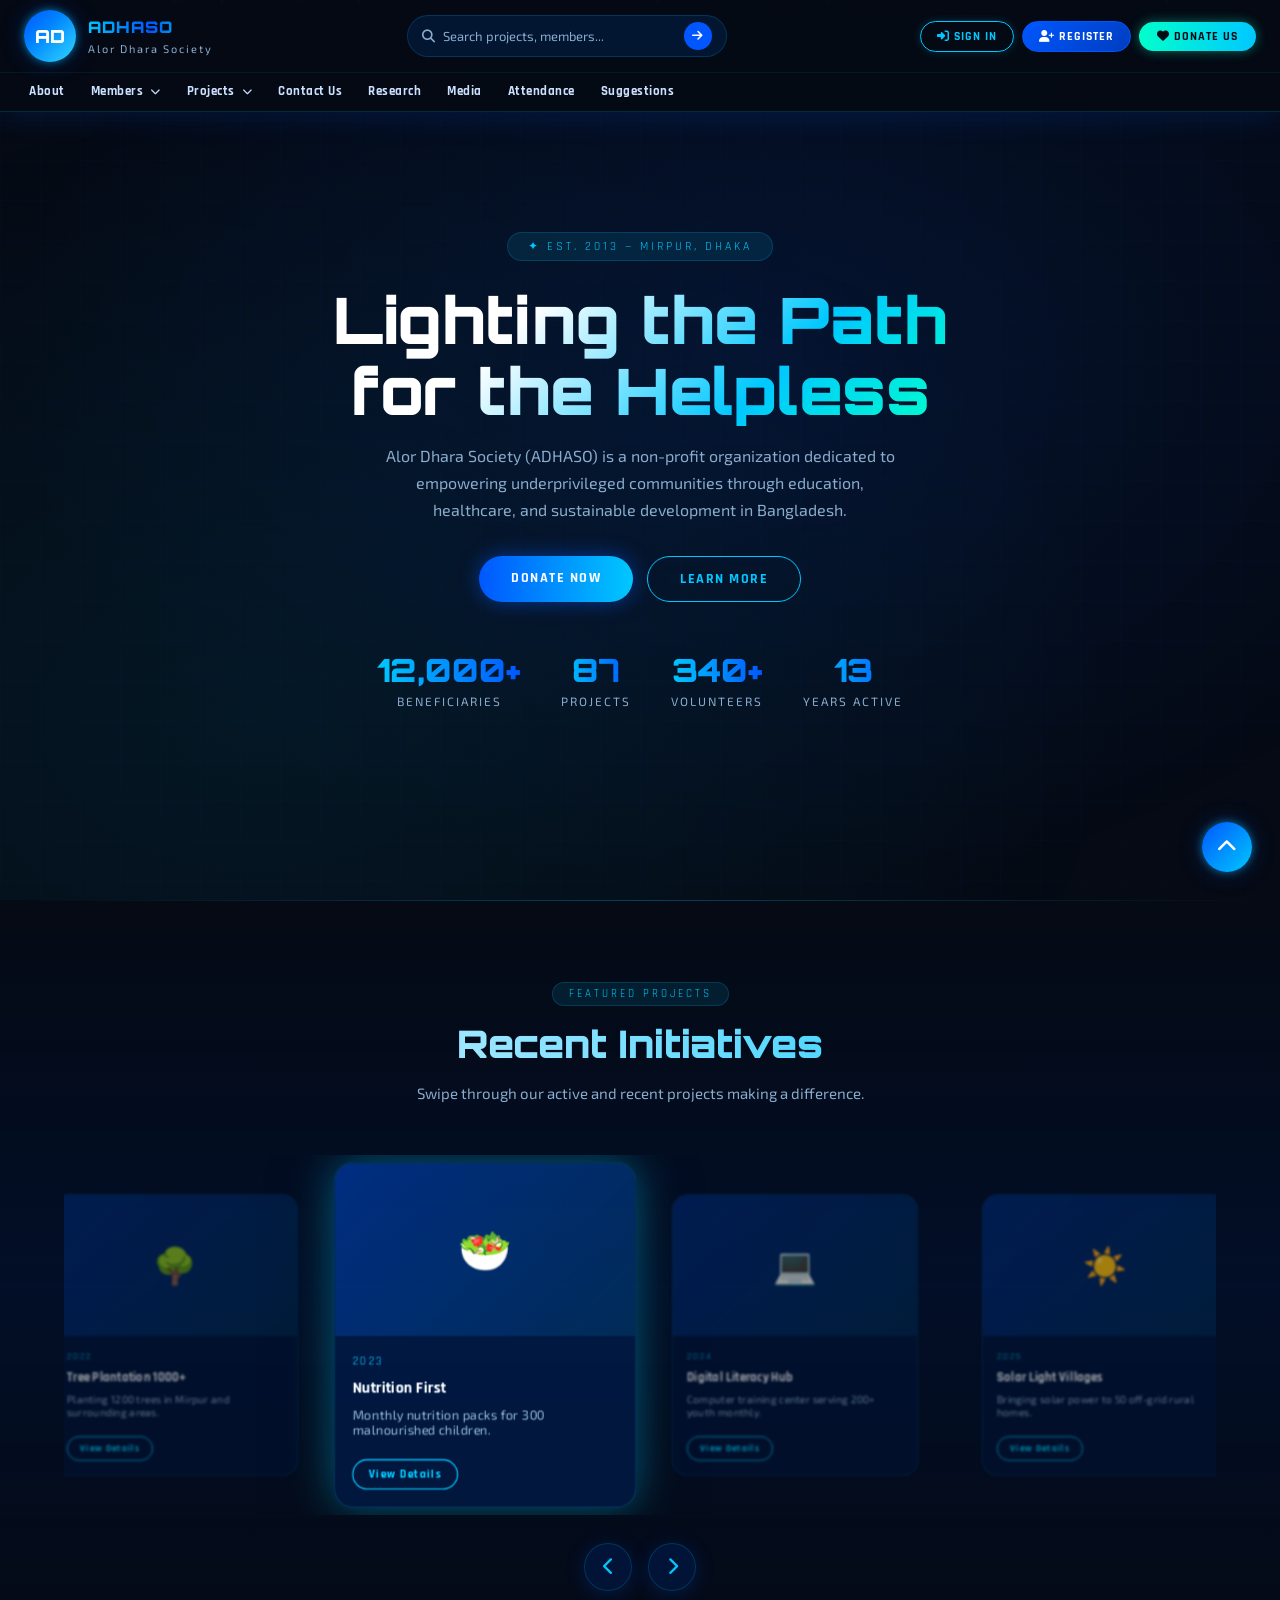
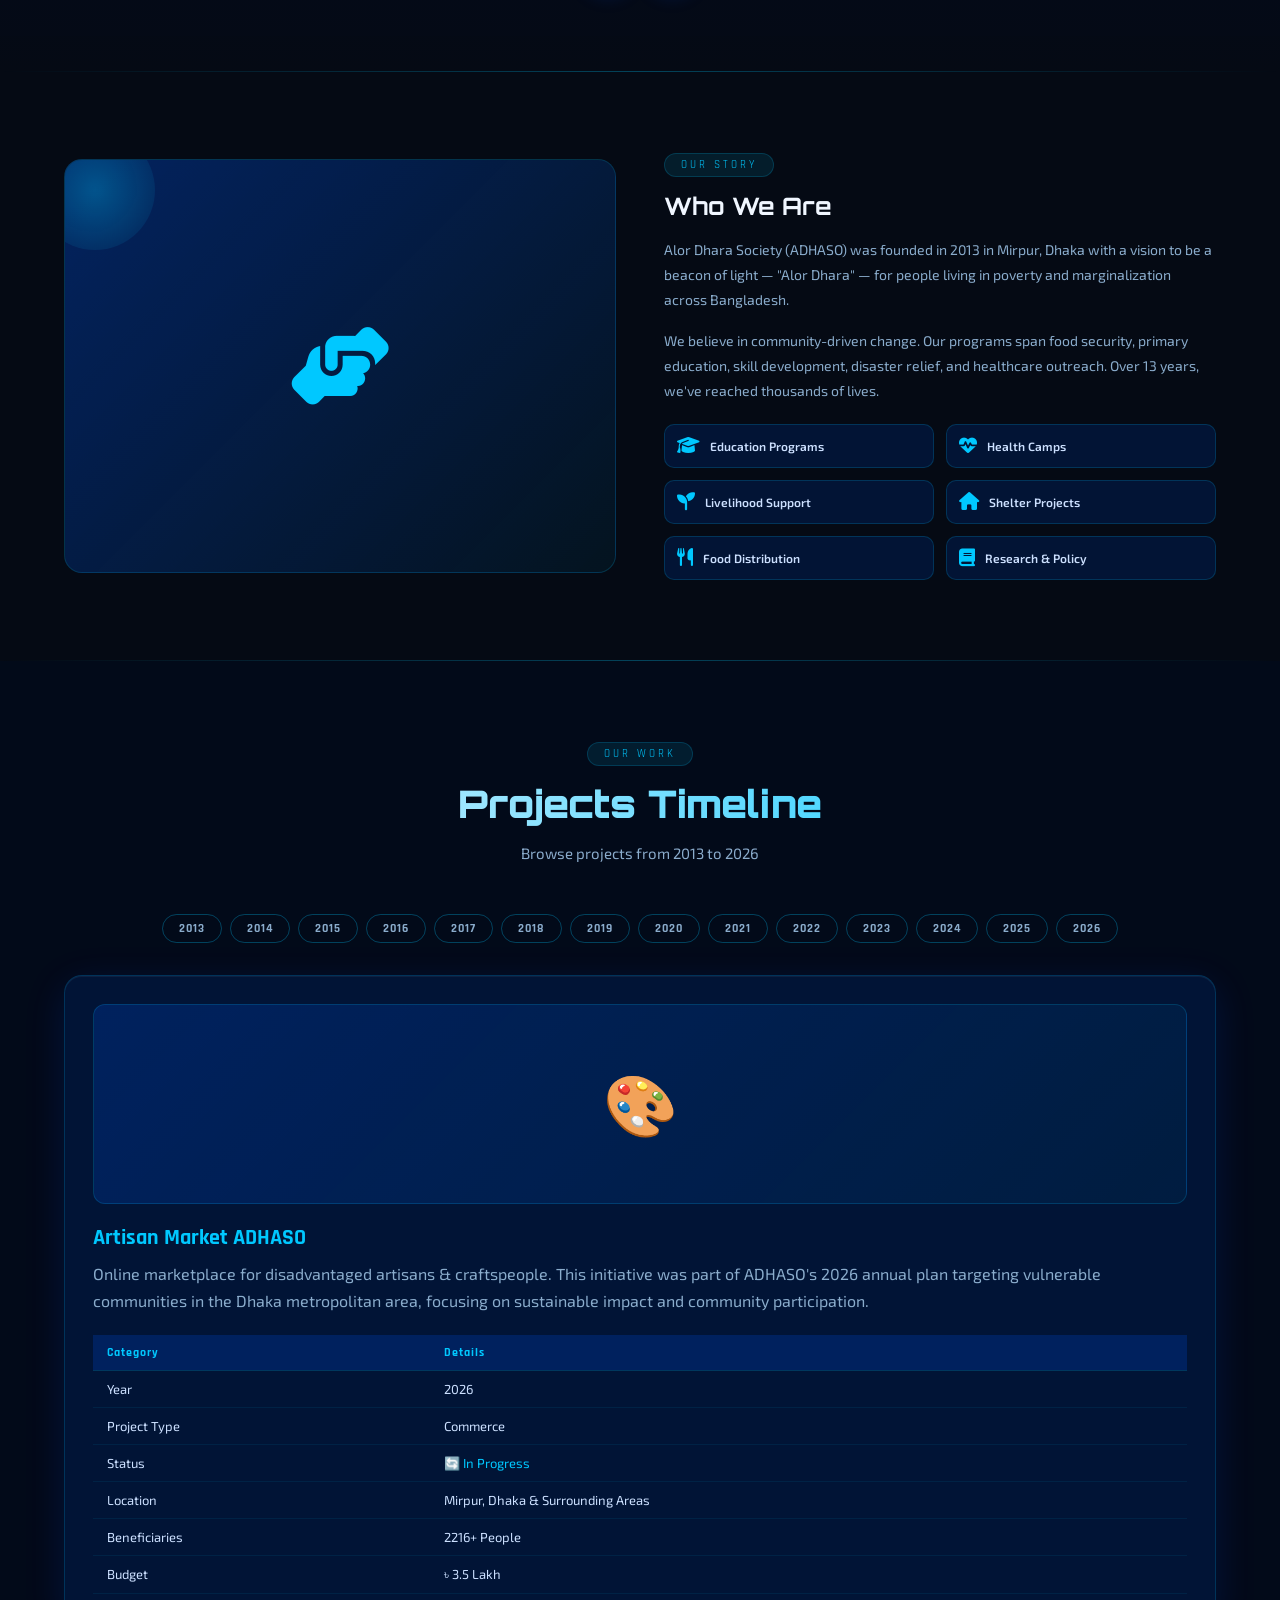
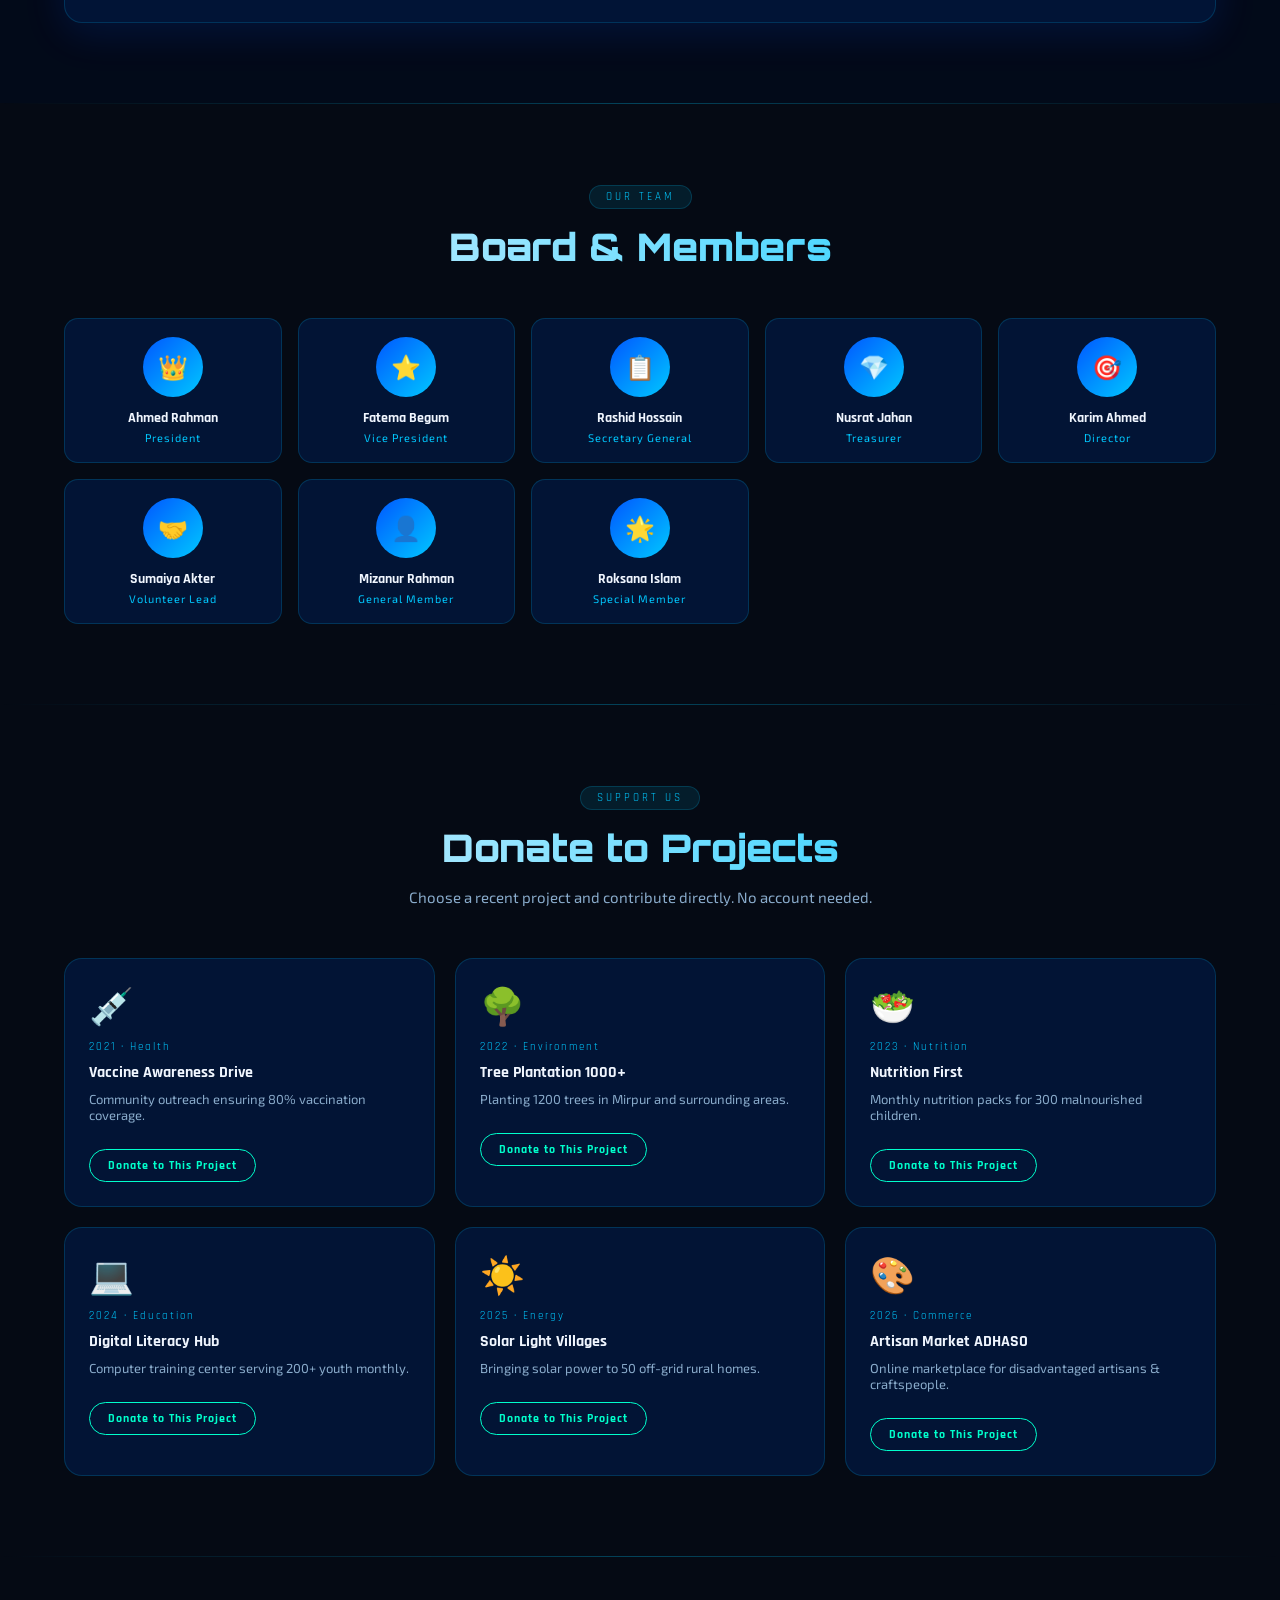
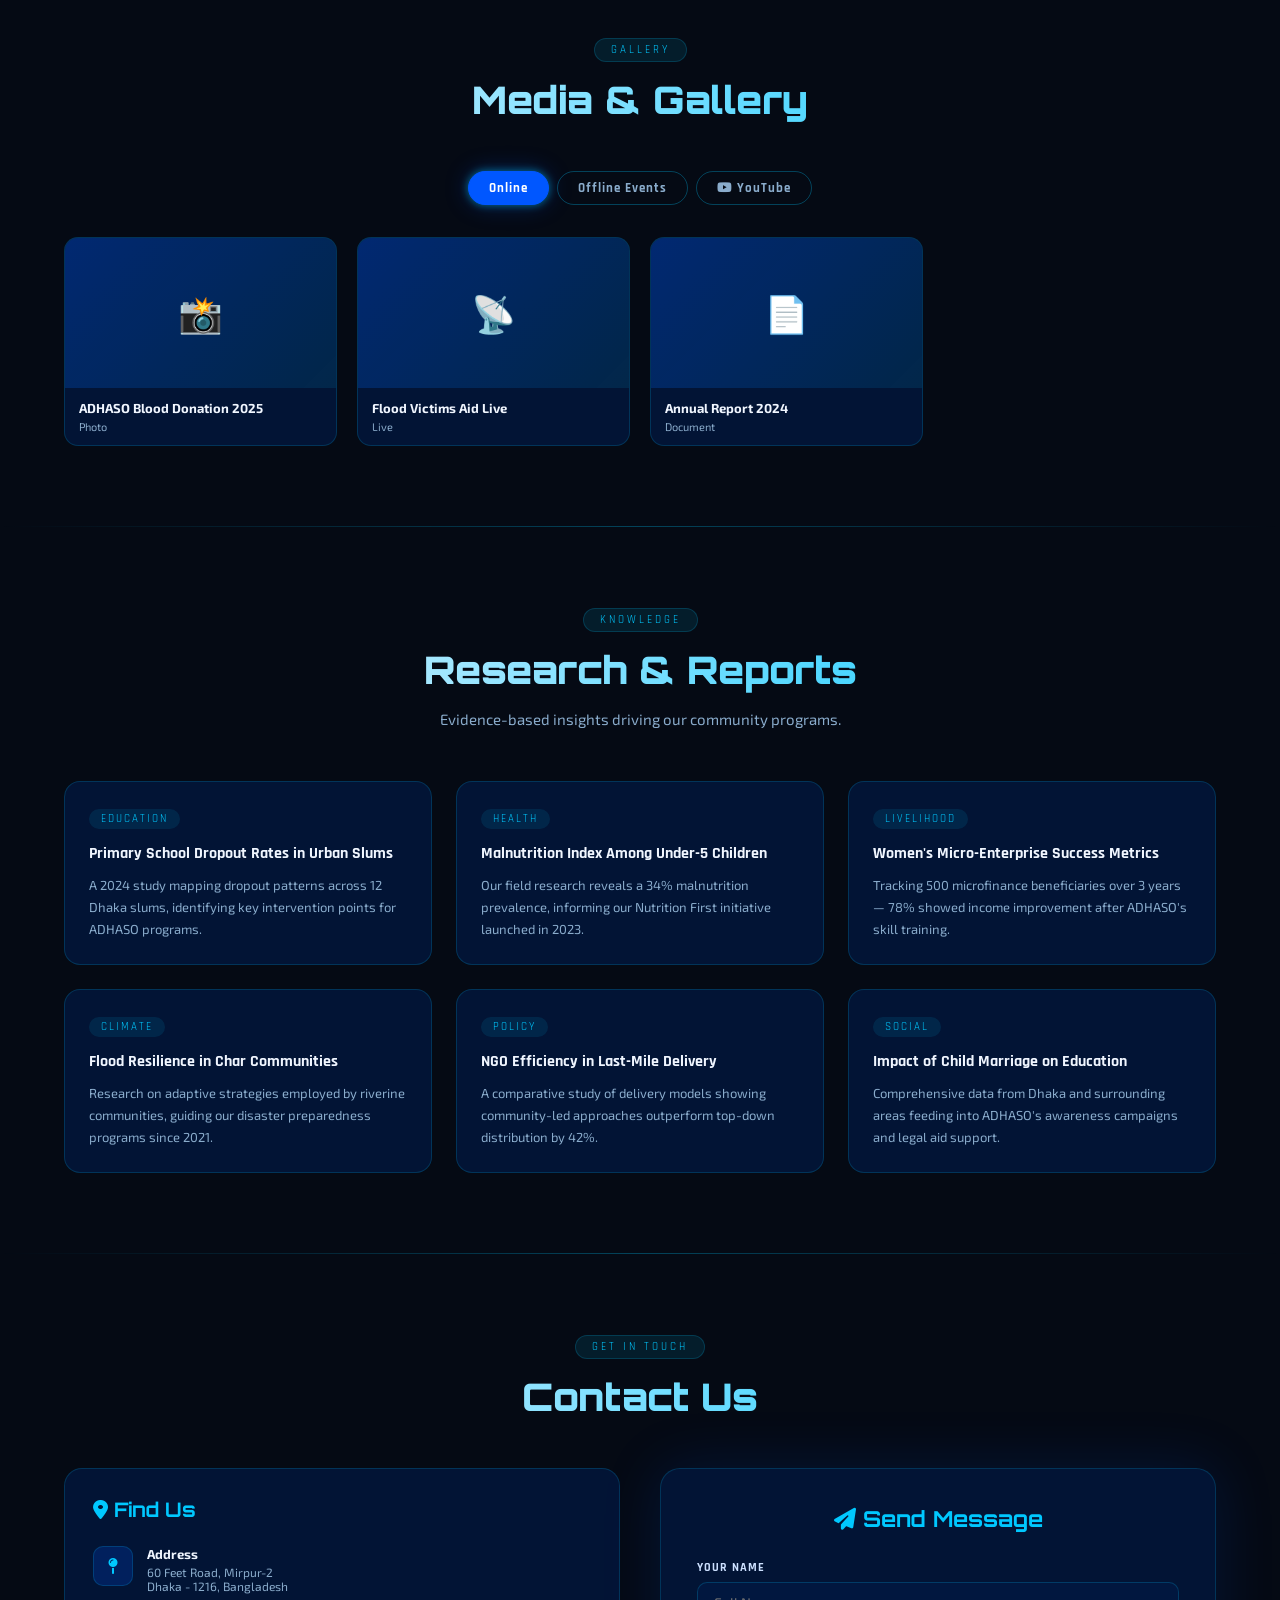
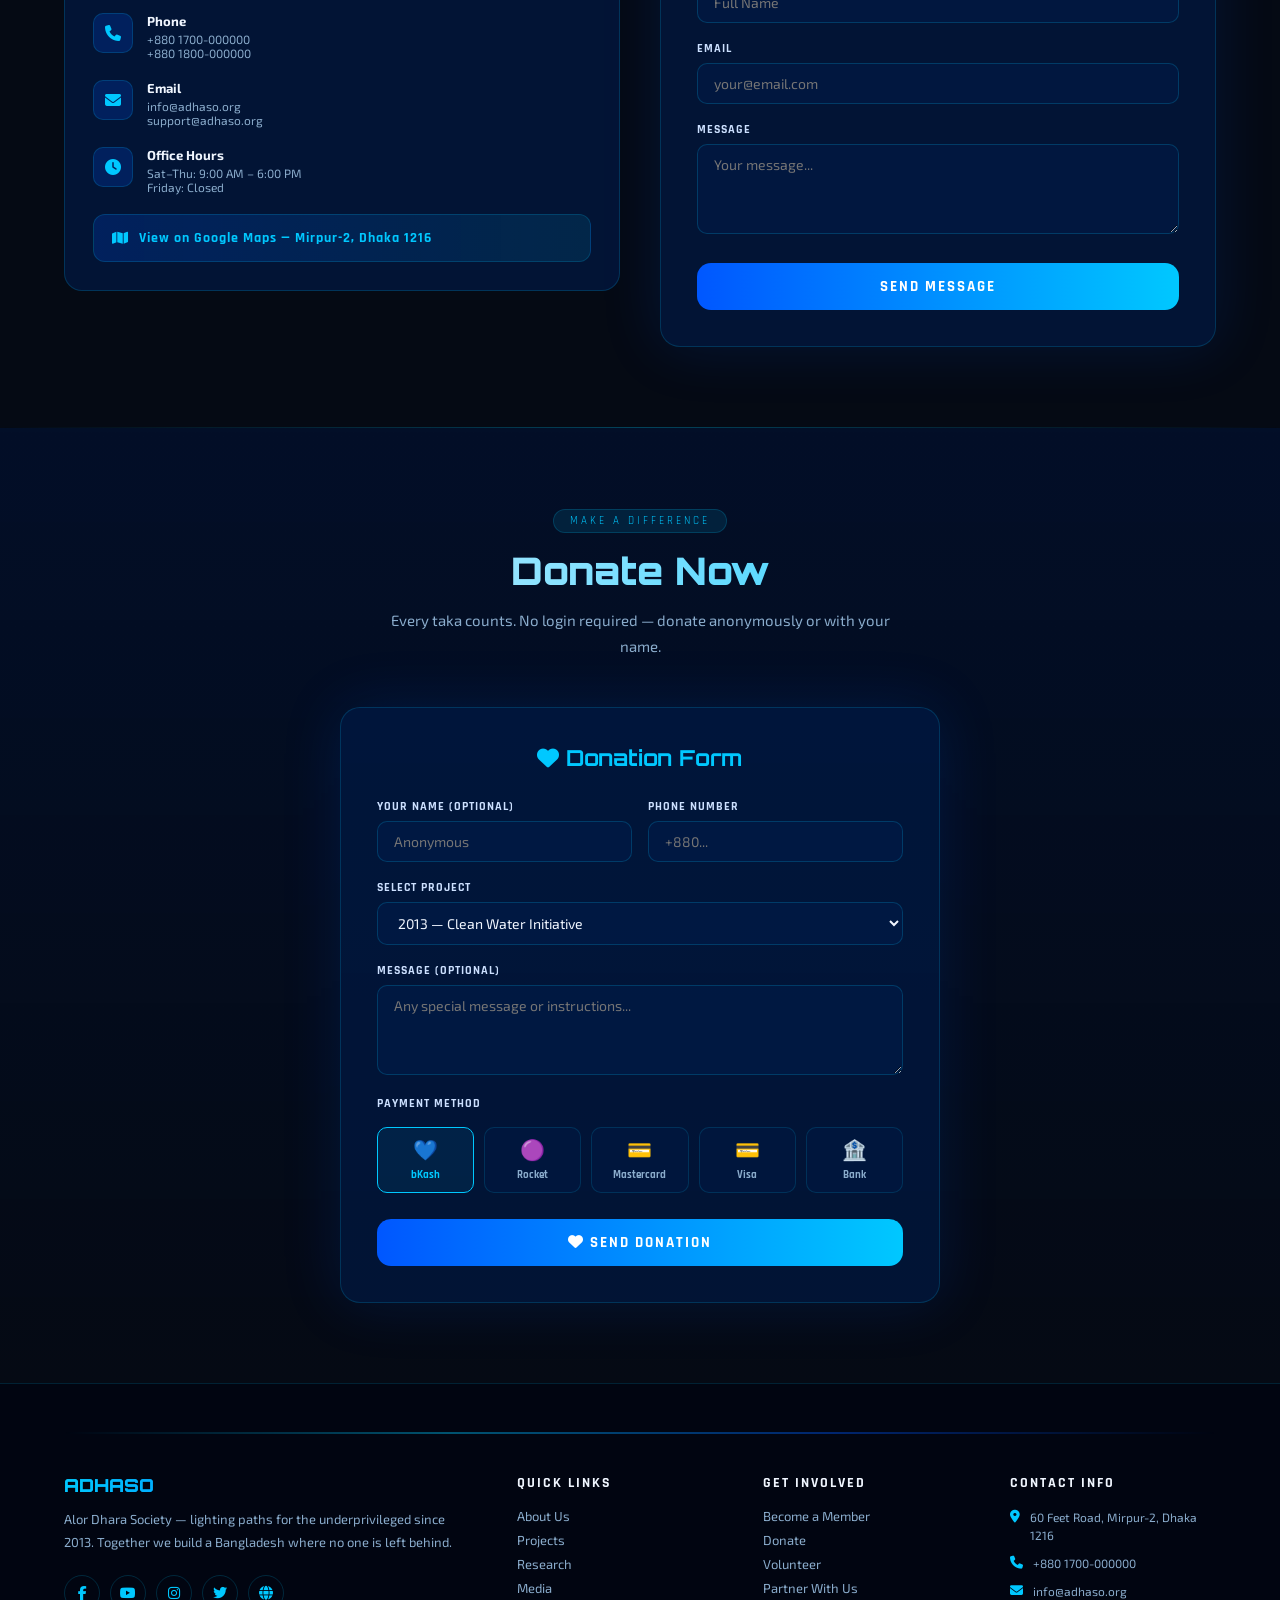
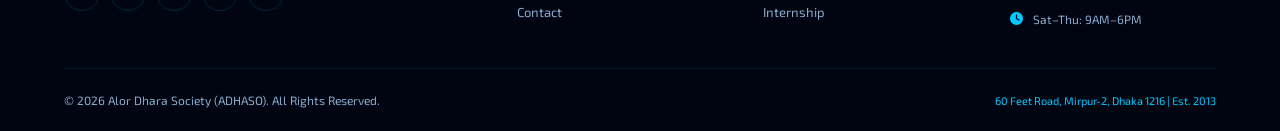
<file: adhaso3.html>
<!DOCTYPE html>
<html lang="en">
<head>
<meta charset="UTF-8">
<meta name="viewport" content="width=device-width, initial-scale=1.0">
<title>Alor Dhara Society (ADHASO)</title>
<link href="https://fonts.googleapis.com/css2?family=Rajdhani:wght@400;600;700&family=Exo+2:wght@300;400;600;700;900&family=Orbitron:wght@400;700;900&display=swap" rel="stylesheet">
<link rel="stylesheet" href="https://cdnjs.cloudflare.com/ajax/libs/font-awesome/6.5.0/css/all.min.css">
<style>
:root {
  --black: #050a14;
  --dark: #0a1628;
  --darker: #060d1a;
  --blue: #0057ff;
  --blue-dark: #003dbf;
  --blue-mid: #0043cc;
  --neon: #00c8ff;
  --neon2: #00ffcc;
  --neon3: #4dffb4;
  --white: #f0f6ff;
  --white2: #cce0ff;
  --gray: #8aaccc;
  --glow: 0 0 8px #00c8ff88, 0 0 24px #0057ff44;
  --glow2: 0 0 12px #00ffcc66, 0 0 32px #00c8ff33;
  --card-bg: rgba(0,30,80,0.55);
  --border: 1px solid rgba(0,200,255,0.18);
}
*{margin:0;padding:0;box-sizing:border-box;}
html{scroll-behavior:smooth;}
body{
  background:var(--black);
  color:var(--white);
  font-family:'Exo 2',sans-serif;
  overflow-x:hidden;
  min-height:100vh;
}

/* ===== SCROLLBAR ===== */
::-webkit-scrollbar{width:6px;}
::-webkit-scrollbar-track{background:var(--darker);}
::-webkit-scrollbar-thumb{background:var(--blue);border-radius:3px;}

/* ===== BACKGROUND GRID ===== */
body::before{
  content:'';position:fixed;inset:0;
  background:
    linear-gradient(rgba(0,87,255,0.03) 1px,transparent 1px),
    linear-gradient(90deg,rgba(0,87,255,0.03) 1px,transparent 1px);
  background-size:40px 40px;
  pointer-events:none;z-index:0;
}

/* ===== HEADER / NAVBAR ===== */
header{
  position:fixed;top:0;left:0;right:0;z-index:1000;
  background:rgba(5,10,20,0.92);
  backdrop-filter:blur(18px);
  border-bottom:1px solid rgba(0,200,255,0.18);
  box-shadow:0 2px 30px rgba(0,87,255,0.18);
}
.header-top{
  display:flex;align-items:center;justify-content:space-between;
  padding:10px 24px;gap:12px;flex-wrap:wrap;
}
.logo{
  display:flex;align-items:center;gap:12px;text-decoration:none;
}
.logo-icon{
  width:52px;height:52px;border-radius:50%;
  background:linear-gradient(135deg,var(--blue),var(--neon));
  display:flex;align-items:center;justify-content:center;
  font-family:'Orbitron',sans-serif;font-weight:900;font-size:18px;
  color:#fff;box-shadow:var(--glow);
  position:relative;overflow:hidden;
}
.logo-icon::after{
  content:'';position:absolute;inset:-1px;
  background:linear-gradient(135deg,transparent 40%,rgba(255,255,255,0.2));
  border-radius:50%;
}
.logo-text h1{
  font-family:'Orbitron',sans-serif;font-size:16px;font-weight:900;
  background:linear-gradient(90deg,var(--neon),var(--blue),var(--neon2));
  -webkit-background-clip:text;-webkit-text-fill-color:transparent;
  letter-spacing:1px;
}
.logo-text span{font-size:11px;color:var(--gray);letter-spacing:2px;}

/* SEARCH BAR */
.search-bar{
  display:flex;align-items:center;
  background:rgba(0,50,120,0.3);
  border:var(--border);border-radius:24px;
  padding:6px 14px;gap:8px;flex:1;max-width:320px;
}
.search-bar input{
  background:transparent;border:none;outline:none;
  color:var(--white);font-family:'Exo 2',sans-serif;font-size:13px;width:100%;
}
.search-bar input::placeholder{color:var(--gray);}
.search-btn{
  background:var(--blue);border:none;border-radius:50%;
  width:28px;height:28px;cursor:pointer;
  display:flex;align-items:center;justify-content:center;
  color:#fff;font-size:12px;transition:.2s;flex-shrink:0;
}
.search-btn:hover{background:var(--neon);color:var(--black);}

/* TOP RIGHT BUTTONS */
.top-btns{display:flex;align-items:center;gap:8px;flex-wrap:wrap;}
.btn-neon{
  padding:7px 16px;border-radius:20px;font-size:12px;font-weight:700;
  font-family:'Rajdhani',sans-serif;letter-spacing:1px;cursor:pointer;
  border:1.5px solid var(--neon);color:var(--neon);background:transparent;
  transition:.3s;text-transform:uppercase;text-decoration:none;
  box-shadow:0 0 8px rgba(0,200,255,0.2);
}
.btn-neon:hover{background:var(--neon);color:var(--black);box-shadow:var(--glow);}
.btn-solid{
  padding:7px 16px;border-radius:20px;font-size:12px;font-weight:700;
  font-family:'Rajdhani',sans-serif;letter-spacing:1px;cursor:pointer;
  border:1.5px solid var(--blue);color:#fff;
  background:linear-gradient(135deg,var(--blue),var(--blue-dark));
  transition:.3s;text-transform:uppercase;text-decoration:none;
}
.btn-solid:hover{transform:translateY(-2px);box-shadow:var(--glow);}
.btn-donate{
  padding:7px 18px;border-radius:20px;font-size:12px;font-weight:800;
  font-family:'Rajdhani',sans-serif;letter-spacing:1px;cursor:pointer;
  border:none;color:var(--black);
  background:linear-gradient(90deg,var(--neon2),var(--neon));
  transition:.3s;text-transform:uppercase;
  box-shadow:0 0 12px rgba(0,255,204,0.4);
}
.btn-donate:hover{transform:translateY(-2px);box-shadow:var(--glow2);}

/* ===== NAV — simple ul/li pattern (bulletproof hover dropdowns) ===== */
nav { border-top:1px solid rgba(0,200,255,0.08); }
nav ul {
  list-style:none;
  display:flex;
  align-items:center;
  padding:0 16px;
  margin:0;
  flex-wrap:nowrap;
  overflow-x:auto;
}
nav ul li {
  position:relative;
}
nav ul li a,
nav ul li span.nav-btn {
  display:flex; align-items:center; gap:5px;
  padding:10px 13px;
  color:var(--white2);
  font-size:13px; font-weight:700;
  font-family:'Rajdhani',sans-serif;
  letter-spacing:.5px;
  text-decoration:none;
  cursor:pointer;
  white-space:nowrap;
  border-bottom:2px solid transparent;
  transition:color .2s, border-color .2s;
  user-select:none;
}
nav ul li a:hover,
nav ul li span.nav-btn:hover,
nav ul li:hover > a,
nav ul li:hover > span.nav-btn {
  color:var(--neon);
  border-bottom-color:var(--neon);
}
nav ul li a i { font-size:10px; margin-left:2px; }

/* ── Level-1 dropdown ── */
nav ul li ul.dd {
  display:none;                          /* hidden by default */
  position:absolute;
  top:100%; left:0;
  min-width:210px;
  background:rgba(5,14,38,0.98);
  border:1px solid rgba(0,200,255,0.22);
  border-radius:10px;
  box-shadow:0 10px 36px rgba(0,87,255,0.35);
  z-index:9999;
  padding:4px 0;
  overflow:visible;                      /* must NOT be hidden — kills sub-menus */
}
nav ul li:hover > ul.dd {
  display:block;                         /* shown on parent hover */
}
nav ul li ul.dd li a {
  padding:9px 18px;
  font-size:13px;
  border-bottom:1px solid rgba(0,200,255,0.07);
  border-left:none; border-right:none; border-top:none;
  display:flex; align-items:center; justify-content:space-between;
  gap:8px;
}
nav ul li ul.dd li:last-child a { border-bottom:none; }
nav ul li ul.dd li a:hover { background:rgba(0,87,255,0.22); color:var(--neon); border-bottom-color:rgba(0,200,255,0.07); }

/* scrollable year list inside dd */
nav ul li ul.dd.year-dd {
  max-height:300px;
  overflow-y:auto;
  overflow-x:hidden;
}
nav ul li ul.dd.year-dd::-webkit-scrollbar{width:4px;}
nav ul li ul.dd.year-dd::-webkit-scrollbar-thumb{background:var(--blue);border-radius:2px;}

/* ── Level-2 sub-dropdown ── */
nav ul li ul.dd li {
  position:relative;
}
nav ul li ul.dd li ul.sub-dd {
  display:none;
  position:absolute;
  top:0; left:100%;
  min-width:200px;
  background:rgba(5,14,38,0.98);
  border:1px solid rgba(0,200,255,0.22);
  border-radius:10px;
  box-shadow:0 10px 36px rgba(0,87,255,0.35);
  z-index:10000;
  padding:4px 0;
}
nav ul li ul.dd li:hover > ul.sub-dd {
  display:block;
}
nav ul li ul.dd li ul.sub-dd li a {
  padding:9px 16px;
  border-bottom:1px solid rgba(0,200,255,0.07);
  justify-content:flex-start;
  gap:10px;
}
nav ul li ul.dd li ul.sub-dd li:last-child a{border-bottom:none;}

/* ===== HERO ===== */
.hero{
  min-height:100vh;display:flex;align-items:center;justify-content:center;
  position:relative;overflow:hidden;padding-top:120px;
  background:radial-gradient(ellipse at 60% 40%,rgba(0,87,255,0.12) 0%,transparent 70%),
             radial-gradient(ellipse at 20% 80%,rgba(0,200,255,0.07) 0%,transparent 60%);
}
.hero-particles{position:absolute;inset:0;pointer-events:none;}
.particle{
  position:absolute;border-radius:50%;
  background:var(--neon);animation:float linear infinite;opacity:.5;
}
@keyframes float{
  0%{transform:translateY(100vh) scale(0);opacity:0;}
  10%{opacity:.5;}
  90%{opacity:.3;}
  100%{transform:translateY(-10vh) scale(1);opacity:0;}
}
.hero-content{text-align:center;position:relative;z-index:1;max-width:800px;padding:0 20px;}
.hero-badge{
  display:inline-block;padding:6px 20px;border-radius:20px;
  background:rgba(0,200,255,0.1);border:var(--border);
  color:var(--neon);font-size:12px;letter-spacing:3px;
  text-transform:uppercase;margin-bottom:24px;font-family:'Rajdhani',sans-serif;
}
.hero h2{
  font-family:'Orbitron',sans-serif;font-size:clamp(28px,6vw,64px);
  font-weight:900;line-height:1.1;margin-bottom:16px;
  background:linear-gradient(135deg,#fff 30%,var(--neon) 70%,var(--neon2));
  -webkit-background-clip:text;-webkit-text-fill-color:transparent;
  text-shadow:none;
}
.hero p{color:var(--gray);font-size:16px;max-width:520px;margin:0 auto 32px;line-height:1.7;}
.hero-btns{display:flex;gap:14px;justify-content:center;flex-wrap:wrap;}
.btn-hero{
  padding:13px 32px;border-radius:30px;font-size:14px;font-weight:800;
  font-family:'Rajdhani',sans-serif;letter-spacing:1.5px;cursor:pointer;
  text-transform:uppercase;transition:.3s;text-decoration:none;border:none;
}
.btn-hero-primary{
  background:linear-gradient(90deg,var(--blue),var(--neon));
  color:#fff;box-shadow:0 0 20px rgba(0,87,255,0.5);
}
.btn-hero-primary:hover{transform:translateY(-3px);box-shadow:0 0 30px rgba(0,200,255,0.7);}
.btn-hero-secondary{
  background:transparent;color:var(--neon);
  border:1.5px solid var(--neon);
}
.btn-hero-secondary:hover{background:rgba(0,200,255,0.1);transform:translateY(-3px);}

/* HERO STATS */
.hero-stats{
  display:flex;gap:40px;justify-content:center;margin-top:48px;flex-wrap:wrap;
}
.stat{text-align:center;}
.stat-num{
  font-family:'Orbitron',sans-serif;font-size:32px;font-weight:900;
  background:linear-gradient(90deg,var(--neon),var(--blue));
  -webkit-background-clip:text;-webkit-text-fill-color:transparent;
}
.stat-label{font-size:12px;color:var(--gray);letter-spacing:2px;text-transform:uppercase;margin-top:4px;}

/* ===== SECTION STYLES ===== */
section{padding:80px 0;position:relative;}
.container{max-width:1200px;margin:0 auto;padding:0 24px;}
.section-header{text-align:center;margin-bottom:48px;}
.section-tag{
  display:inline-block;padding:4px 16px;border-radius:12px;
  background:rgba(0,200,255,0.1);border:var(--border);
  color:var(--neon);font-size:11px;letter-spacing:3px;
  text-transform:uppercase;margin-bottom:14px;font-family:'Rajdhani',sans-serif;
}
.section-title{
  font-family:'Orbitron',sans-serif;font-size:clamp(22px,4vw,38px);
  font-weight:900;
  background:linear-gradient(90deg,var(--white),var(--neon));
  -webkit-background-clip:text;-webkit-text-fill-color:transparent;
  margin-bottom:14px;
}
.section-sub{color:var(--gray);font-size:15px;max-width:540px;margin:0 auto;line-height:1.7;}

/* ===== 3D SWIPER ===== */
.swiper-section{background:linear-gradient(180deg,var(--black) 0%,rgba(0,20,60,0.5) 50%,var(--black) 100%);}
.swiper-wrapper-3d{
  perspective:1000px;display:flex;align-items:center;justify-content:center;
  gap:0;height:360px;position:relative;overflow:hidden;
}
.swiper-track{
  display:flex;align-items:center;gap:30px;
  transition:transform .5s cubic-bezier(.4,0,.2,1);
}
.project-card-3d{
  width:280px;height:320px;border-radius:18px;flex-shrink:0;
  background:var(--card-bg);border:var(--border);
  display:flex;flex-direction:column;overflow:hidden;
  transition:transform .5s,box-shadow .5s,filter .5s;
  cursor:pointer;position:relative;
}
.project-card-3d.active{
  transform:scale(1.08) translateZ(40px);
  box-shadow:0 0 40px rgba(0,200,255,0.4),0 20px 60px rgba(0,0,0,.5);
  filter:brightness(1.1);
}
.project-card-3d:not(.active){
  transform:scale(.88) translateZ(-20px);
  filter:brightness(0.65) blur(1px);
}
.card-img{width:100%;height:160px;object-fit:cover;background:linear-gradient(135deg,#003,#00c8ff22);}
.card-img-placeholder{
  width:100%;height:160px;
  background:linear-gradient(135deg,rgba(0,87,255,0.3),rgba(0,200,255,0.1));
  display:flex;align-items:center;justify-content:center;
  font-size:40px;color:var(--neon);
}
.card-body{padding:16px;flex:1;display:flex;flex-direction:column;gap:8px;}
.card-year{font-size:11px;color:var(--neon);font-family:'Rajdhani',sans-serif;letter-spacing:2px;}
.card-title{font-size:15px;font-weight:700;color:var(--white);font-family:'Rajdhani',sans-serif;}
.card-desc{font-size:12px;color:var(--gray);flex:1;}
.card-btn{
  padding:6px 14px;border-radius:14px;font-size:11px;font-weight:700;
  font-family:'Rajdhani',sans-serif;letter-spacing:1px;cursor:pointer;
  border:1px solid var(--neon);color:var(--neon);background:transparent;
  transition:.2s;align-self:flex-start;
}
.card-btn:hover{background:var(--neon);color:var(--black);}

/* 3D SWIPER BUTTONS */
.swiper-controls{display:flex;justify-content:center;gap:16px;margin-top:28px;}
.swiper-btn-3d{
  width:48px;height:48px;border-radius:50%;
  background:var(--card-bg);border:var(--border);
  color:var(--neon);cursor:pointer;font-size:18px;
  display:flex;align-items:center;justify-content:center;
  transition:.3s;box-shadow:0 4px 20px rgba(0,87,255,0.2);
  transform-style:preserve-3d;
}
.swiper-btn-3d:hover{
  background:var(--blue);border-color:var(--neon);
  transform:translateY(-4px) rotateX(15deg);
  box-shadow:0 8px 24px rgba(0,87,255,0.5),0 0 16px rgba(0,200,255,0.3);
}
.swiper-btn-3d:active{transform:translateY(2px) rotateX(-5deg);}

/* ===== ABOUT SECTION ===== */
.about-grid{display:grid;grid-template-columns:1fr 1fr;gap:48px;align-items:center;}
.about-img-wrap{position:relative;}
.about-img-main{
  width:100%;border-radius:18px;aspect-ratio:4/3;
  background:linear-gradient(135deg,rgba(0,87,255,0.2),rgba(0,200,255,0.05));
  border:var(--border);overflow:hidden;
  display:flex;align-items:center;justify-content:center;
  font-size:80px;color:var(--neon);position:relative;
}
.about-img-main::before{
  content:'';position:absolute;inset:0;
  background:linear-gradient(135deg,rgba(0,87,255,0.15),transparent);
}
.about-glow-dot{
  position:absolute;width:120px;height:120px;border-radius:50%;
  background:radial-gradient(circle,rgba(0,200,255,0.3),transparent);
}
.about-text h3{font-family:'Orbitron',sans-serif;font-size:24px;color:var(--white);margin-bottom:16px;}
.about-text p{color:var(--gray);line-height:1.8;margin-bottom:16px;font-size:14px;}
.about-features{display:grid;grid-template-columns:1fr 1fr;gap:12px;margin-top:20px;}
.feature-item{
  background:var(--card-bg);border:var(--border);border-radius:10px;
  padding:12px;display:flex;align-items:center;gap:10px;
}
.feature-icon{color:var(--neon);font-size:18px;}
.feature-text{font-size:12px;color:var(--white2);font-weight:600;}

/* ===== PROJECT TABLES ===== */
.projects-section{background:rgba(0,10,30,0.5);}
.year-filter{
  display:flex;flex-wrap:wrap;gap:8px;justify-content:center;margin-bottom:32px;
}
.year-btn{
  padding:6px 16px;border-radius:16px;font-size:12px;font-weight:700;
  font-family:'Rajdhani',sans-serif;letter-spacing:1px;cursor:pointer;
  border:1px solid rgba(0,200,255,0.3);color:var(--gray);background:transparent;
  transition:.2s;
}
.year-btn:hover,.year-btn.active{
  border-color:var(--neon);color:var(--neon);background:rgba(0,200,255,0.08);
}
.project-detail{
  background:var(--card-bg);border:var(--border);border-radius:18px;
  padding:28px;margin-top:24px;
  transform-style:preserve-3d;
  box-shadow:0 10px 40px rgba(0,87,255,0.15),inset 0 1px 0 rgba(255,255,255,0.05);
  transition:.3s;
}
.project-detail:hover{
  transform:translateY(-6px) rotateX(2deg);
  box-shadow:0 20px 60px rgba(0,87,255,0.25),0 0 30px rgba(0,200,255,0.1);
}
.project-detail-img{
  width:100%;height:200px;border-radius:12px;object-fit:cover;
  background:linear-gradient(135deg,rgba(0,87,255,0.2),rgba(0,200,255,0.05));
  display:flex;align-items:center;justify-content:center;font-size:60px;
  margin-bottom:20px;border:var(--border);
}
.project-table{width:100%;border-collapse:collapse;margin-top:16px;}
.project-table th{
  background:rgba(0,87,255,0.2);color:var(--neon);font-family:'Rajdhani',sans-serif;
  font-size:12px;letter-spacing:1px;padding:10px 14px;text-align:left;
  border-bottom:1px solid rgba(0,200,255,0.2);
}
.project-table td{
  padding:10px 14px;font-size:13px;color:var(--white2);
  border-bottom:1px solid rgba(0,200,255,0.08);
}
.project-table tr:hover td{background:rgba(0,87,255,0.08);}

/* ===== MEDIA SECTION ===== */
.media-tabs{display:flex;gap:8px;justify-content:center;margin-bottom:32px;flex-wrap:wrap;}
.media-tab{
  padding:8px 20px;border-radius:20px;font-size:13px;font-weight:700;
  font-family:'Rajdhani',sans-serif;letter-spacing:1px;cursor:pointer;
  border:1px solid rgba(0,200,255,0.3);color:var(--gray);background:transparent;
  transition:.2s;
}
.media-tab.active{background:var(--blue);border-color:var(--blue);color:#fff;box-shadow:var(--glow);}
.media-grid{display:grid;grid-template-columns:repeat(auto-fill,minmax(240px,1fr));gap:20px;}
.media-card{
  background:var(--card-bg);border:var(--border);border-radius:14px;overflow:hidden;
  transition:.3s;cursor:pointer;
}
.media-card:hover{transform:translateY(-5px);box-shadow:0 12px 36px rgba(0,87,255,0.3);}
.media-thumb{
  width:100%;height:150px;
  background:linear-gradient(135deg,rgba(0,87,255,0.3),rgba(0,200,255,0.1));
  display:flex;align-items:center;justify-content:center;font-size:36px;color:var(--neon);
  position:relative;
}
.media-play{
  position:absolute;inset:0;background:rgba(0,0,0,0.3);
  display:flex;align-items:center;justify-content:center;opacity:0;transition:.2s;
}
.media-card:hover .media-play{opacity:1;}
.media-play i{font-size:40px;color:#fff;}
.media-info{padding:12px 14px;}
.media-info h4{font-size:13px;font-weight:700;color:var(--white);margin-bottom:4px;}
.media-info p{font-size:11px;color:var(--gray);}

/* ===== CONTACT SECTION ===== */
.contact-grid{display:grid;grid-template-columns:1fr 1fr;gap:40px;align-items:start;}
.contact-info-card{
  background:var(--card-bg);border:var(--border);border-radius:18px;
  padding:28px;
}
.contact-info-card h3{
  font-family:'Orbitron',sans-serif;font-size:20px;color:var(--neon);
  margin-bottom:24px;
}
.contact-item{display:flex;align-items:flex-start;gap:14px;margin-bottom:20px;}
.contact-icon{
  width:40px;height:40px;border-radius:10px;
  background:rgba(0,87,255,0.2);border:var(--border);
  display:flex;align-items:center;justify-content:center;
  color:var(--neon);font-size:16px;flex-shrink:0;
}
.contact-detail h4{font-size:13px;font-weight:700;color:var(--white);margin-bottom:3px;}
.contact-detail p{font-size:12px;color:var(--gray);}
.map-btn{
  display:flex;align-items:center;gap:10px;
  width:100%;padding:14px 18px;border-radius:12px;
  background:linear-gradient(90deg,rgba(0,87,255,0.2),rgba(0,200,255,0.1));
  border:var(--border);color:var(--neon);font-size:14px;font-weight:700;
  font-family:'Rajdhani',sans-serif;letter-spacing:1px;cursor:pointer;
  transition:.3s;margin-top:16px;text-decoration:none;
}
.map-btn:hover{transform:translateY(-2px);box-shadow:var(--glow);}

/* ===== SUGGESTION/DONATE ===== */
.donate-section{
  background:linear-gradient(180deg,rgba(0,20,60,0.5) 0%,var(--black) 100%);
}
.donate-form-wrap{
  background:var(--card-bg);border:var(--border);border-radius:20px;
  padding:36px;max-width:600px;margin:0 auto;
  box-shadow:0 0 60px rgba(0,87,255,0.15);
}
.donate-form-wrap h3{
  font-family:'Orbitron',sans-serif;font-size:22px;color:var(--neon);
  text-align:center;margin-bottom:28px;
}
.form-group{margin-bottom:18px;}
.form-label{
  display:block;font-size:12px;font-weight:700;color:var(--white2);
  font-family:'Rajdhani',sans-serif;letter-spacing:1px;margin-bottom:7px;
  text-transform:uppercase;
}
.form-input,.form-select,.form-textarea{
  width:100%;padding:11px 16px;border-radius:10px;
  background:rgba(0,30,80,0.4);border:1px solid rgba(0,200,255,0.2);
  color:var(--white);font-family:'Exo 2',sans-serif;font-size:14px;
  outline:none;transition:.2s;
}
.form-input:focus,.form-select:focus,.form-textarea:focus{
  border-color:var(--neon);box-shadow:0 0 12px rgba(0,200,255,0.2);
}
.form-select option{background:var(--darker);}
.form-textarea{height:90px;resize:vertical;}
.payment-methods{display:grid;grid-template-columns:repeat(5,1fr);gap:10px;margin:16px 0;}
.payment-btn{
  padding:10px 6px;border-radius:10px;text-align:center;
  background:rgba(0,30,80,0.3);border:1.5px solid rgba(0,200,255,0.15);
  cursor:pointer;transition:.3s;font-size:11px;font-weight:700;
  font-family:'Rajdhani',sans-serif;color:var(--gray);
}
.payment-btn.active,.payment-btn:hover{
  border-color:var(--neon);color:var(--neon);background:rgba(0,200,255,0.08);
}
.payment-btn .pay-icon{font-size:20px;margin-bottom:4px;display:block;}
.btn-submit{
  width:100%;padding:14px;border-radius:14px;
  background:linear-gradient(90deg,var(--blue),var(--neon));
  border:none;color:#fff;font-size:15px;font-weight:800;
  font-family:'Rajdhani',sans-serif;letter-spacing:2px;cursor:pointer;
  transition:.3s;text-transform:uppercase;margin-top:8px;
}
.btn-submit:hover{transform:translateY(-2px);box-shadow:0 8px 24px rgba(0,200,255,0.4);}

/* ===== REGISTRATION MODAL ===== */
.modal-overlay{
  position:fixed;inset:0;background:rgba(0,0,0,0.85);
  backdrop-filter:blur(8px);z-index:2000;
  display:flex;align-items:flex-start;justify-content:center;
  padding:20px;overflow-y:auto;opacity:0;pointer-events:none;transition:.3s;
}
.modal-overlay.open{opacity:1;pointer-events:all;}
.modal-box{
  background:var(--darker);border:var(--border);border-radius:20px;
  padding:36px;max-width:700px;width:100%;margin:auto;
  box-shadow:0 0 80px rgba(0,87,255,0.3);
  transform:translateY(30px);transition:.3s;
}
.modal-overlay.open .modal-box{transform:translateY(0);}
.modal-header{display:flex;align-items:center;justify-content:space-between;margin-bottom:28px;}
.modal-title{
  font-family:'Orbitron',sans-serif;font-size:20px;
  background:linear-gradient(90deg,var(--neon),var(--blue));
  -webkit-background-clip:text;-webkit-text-fill-color:transparent;
}
.modal-close{
  width:32px;height:32px;border-radius:50%;background:rgba(255,255,255,0.1);
  border:none;color:var(--white);cursor:pointer;font-size:16px;
  display:flex;align-items:center;justify-content:center;transition:.2s;
}
.modal-close:hover{background:rgba(255,0,0,0.3);}
.form-row{display:grid;grid-template-columns:1fr 1fr;gap:16px;}
.form-row-3{display:grid;grid-template-columns:1fr 1fr 1fr;gap:16px;}
.phone-row{display:flex;gap:8px;}
.country-select{
  flex-shrink:0;padding:11px 10px;border-radius:10px;
  background:rgba(0,30,80,0.4);border:1px solid rgba(0,200,255,0.2);
  color:var(--white);font-size:13px;outline:none;transition:.2s;
}
.country-select:focus{border-color:var(--neon);}
.spouse-section{display:none;}
.spouse-section.visible{display:block;}

/* ===== ATTENDANCE ===== */
.attendance-wrap{
  background:var(--card-bg);border:var(--border);border-radius:18px;padding:28px;
  max-width:600px;margin:0 auto;
}
.attendance-grid{display:grid;grid-template-columns:repeat(7,1fr);gap:6px;margin-top:20px;}
.att-day{
  aspect-ratio:1;border-radius:8px;
  display:flex;align-items:center;justify-content:center;
  font-size:11px;font-weight:700;font-family:'Rajdhani',sans-serif;
  cursor:pointer;border:1px solid rgba(0,200,255,0.15);
  background:rgba(0,30,80,0.3);color:var(--gray);transition:.2s;
}
.att-day.present{background:rgba(0,255,100,0.2);border-color:#0f4;color:#0f4;}
.att-day.absent{background:rgba(255,50,50,0.15);border-color:#f44;color:#f55;}
.att-day:hover{border-color:var(--neon);color:var(--neon);}

/* ===== RESEARCH SECTION ===== */
.research-cards{display:grid;grid-template-columns:repeat(auto-fill,minmax(280px,1fr));gap:24px;}
.research-card{
  background:var(--card-bg);border:var(--border);border-radius:16px;padding:24px;
  transition:.3s;transform-style:preserve-3d;
}
.research-card:hover{
  transform:translateY(-6px) rotateX(3deg);
  box-shadow:0 16px 48px rgba(0,87,255,0.25);
}
.research-tag{
  display:inline-block;padding:3px 12px;border-radius:10px;
  background:rgba(0,200,255,0.1);color:var(--neon);font-size:11px;
  font-family:'Rajdhani',sans-serif;letter-spacing:2px;margin-bottom:14px;
}
.research-card h4{font-size:16px;font-weight:700;color:var(--white);margin-bottom:10px;font-family:'Rajdhani',sans-serif;}
.research-card p{font-size:13px;color:var(--gray);line-height:1.7;}

/* ===== FOOTER ===== */
footer{
  background:rgba(2,6,18,0.98);border-top:1px solid rgba(0,200,255,0.15);
  padding:48px 0 24px;
}
.footer-grid{display:grid;grid-template-columns:2fr 1fr 1fr 1fr;gap:40px;margin-bottom:40px;}
.footer-logo-text{font-family:'Orbitron',sans-serif;font-size:18px;font-weight:900;
  background:linear-gradient(90deg,var(--neon),var(--blue));-webkit-background-clip:text;-webkit-text-fill-color:transparent;
  margin-bottom:12px;}
.footer-desc{color:var(--gray);font-size:13px;line-height:1.8;margin-bottom:20px;}
.footer-socials{display:flex;gap:10px;}
.social-btn{
  width:36px;height:36px;border-radius:50%;border:var(--border);
  display:flex;align-items:center;justify-content:center;
  color:var(--neon);font-size:14px;transition:.3s;text-decoration:none;
}
.social-btn:hover{background:var(--blue);border-color:var(--blue);box-shadow:var(--glow);}
.footer-col h4{
  font-family:'Rajdhani',sans-serif;font-size:14px;font-weight:700;
  color:var(--white);letter-spacing:2px;text-transform:uppercase;margin-bottom:16px;
}
.footer-col a{display:block;color:var(--gray);font-size:13px;text-decoration:none;margin-bottom:8px;transition:.2s;}
.footer-col a:hover{color:var(--neon);}
.footer-contact-info{display:flex;flex-direction:column;gap:10px;}
.footer-ci{display:flex;align-items:flex-start;gap:10px;}
.footer-ci-icon{color:var(--neon);font-size:13px;margin-top:2px;flex-shrink:0;}
.footer-ci-text{font-size:12px;color:var(--gray);line-height:1.5;}
.footer-bottom{
  border-top:1px solid rgba(0,200,255,0.1);padding-top:24px;
  display:flex;justify-content:space-between;align-items:center;flex-wrap:wrap;gap:12px;
}
.footer-bottom p{font-size:12px;color:var(--gray);}
.footer-neon-line{
  height:2px;background:linear-gradient(90deg,transparent,var(--neon),var(--blue),transparent);
  margin-bottom:40px;opacity:.4;
}

/* ===== GLOW DIVIDER ===== */
.glow-divider{
  height:1px;background:linear-gradient(90deg,transparent,var(--neon),transparent);
  margin:0;opacity:.3;
}

/* ===== FLOATING UP BUTTON ===== */
.float-up{
  position:fixed;bottom:28px;right:28px;z-index:900;
  width:50px;height:50px;border-radius:50%;
  background:linear-gradient(135deg,var(--blue),var(--neon));
  border:none;color:#fff;font-size:20px;cursor:pointer;
  box-shadow:var(--glow);transition:.3s;
  display:flex;align-items:center;justify-content:center;
  transform-style:preserve-3d;
}
.float-up:hover{transform:translateY(-4px) rotateX(20deg);box-shadow:var(--glow2);}
.float-up:active{transform:translateY(2px) rotateX(-10deg);}

/* ===== SEARCH RESULTS ===== */
.search-results-panel{
  position:absolute;top:100%;left:0;right:0;
  background:rgba(5,12,35,0.97);border:var(--border);
  border-radius:0 0 12px 12px;max-height:300px;overflow-y:auto;
  display:none;z-index:100;
}
.search-results-panel.open{display:block;}
.search-result-item{
  padding:10px 16px;cursor:pointer;border-bottom:1px solid rgba(0,200,255,0.07);
  font-size:13px;color:var(--white2);transition:.15s;
}
.search-result-item:hover{background:rgba(0,87,255,0.15);color:var(--neon);}

/* ===== LOGIN MODAL ===== */
.login-tabs{display:flex;gap:0;margin-bottom:28px;border-radius:12px;overflow:hidden;border:var(--border);}
.login-tab{
  flex:1;padding:11px;text-align:center;cursor:pointer;
  font-family:'Rajdhani',sans-serif;font-size:13px;font-weight:700;
  letter-spacing:1px;text-transform:uppercase;color:var(--gray);
  background:rgba(0,30,80,0.3);transition:.2s;
}
.login-tab.active{background:var(--blue);color:#fff;}

/* ===== RESPONSIVE ===== */
@media(max-width:900px){
  .about-grid,.contact-grid{grid-template-columns:1fr;}
  .footer-grid{grid-template-columns:1fr 1fr;}
  .form-row,.form-row-3{grid-template-columns:1fr;}
  .payment-methods{grid-template-columns:repeat(3,1fr);}
}
@media(max-width:600px){
  .header-top{padding:8px 12px;}
  .logo-text h1{font-size:13px;}
  .top-btns .btn-neon,.top-btns .btn-solid{padding:6px 10px;font-size:11px;}
  .search-bar{max-width:160px;}
  .footer-grid{grid-template-columns:1fr;}
  .payment-methods{grid-template-columns:repeat(2,1fr);}
  .attendance-grid{grid-template-columns:repeat(5,1fr);}
  nav{padding:0 8px;}
  .nav-link{padding:8px 10px;font-size:12px;}
}

/* NEON ANIMATIONS */
@keyframes neon-pulse{
  0%,100%{text-shadow:0 0 8px var(--neon),0 0 16px var(--neon);}
  50%{text-shadow:0 0 4px var(--neon);}
}
@keyframes border-glow{
  0%,100%{box-shadow:0 0 8px rgba(0,200,255,0.4);}
  50%{box-shadow:0 0 20px rgba(0,200,255,0.8);}
}
.neon-text{animation:neon-pulse 2.5s ease-in-out infinite;}

/* Members table */
.members-grid{display:grid;grid-template-columns:repeat(auto-fill,minmax(200px,1fr));gap:16px;}
.member-card{
  background:var(--card-bg);border:var(--border);border-radius:14px;padding:18px;
  text-align:center;transition:.3s;
}
.member-card:hover{transform:translateY(-4px);box-shadow:0 8px 28px rgba(0,87,255,0.25);}
.member-avatar{
  width:60px;height:60px;border-radius:50%;background:linear-gradient(135deg,var(--blue),var(--neon));
  display:flex;align-items:center;justify-content:center;margin:0 auto 12px;
  font-size:24px;color:#fff;
}
.member-name{font-size:14px;font-weight:700;color:var(--white);margin-bottom:4px;font-family:'Rajdhani',sans-serif;}
.member-role{font-size:11px;color:var(--neon);letter-spacing:1px;}

/* Suggestion Section */
.suggestion-card{
  background:var(--card-bg);border:var(--border);border-radius:18px;padding:24px;
  transition:.3s;
}
.suggestion-card:hover{transform:translateY(-4px);box-shadow:0 12px 36px rgba(0,87,255,0.2);}
.suggestion-grid{display:grid;grid-template-columns:repeat(auto-fill,minmax(280px,1fr));gap:20px;}
.donate-quick-btn{
  padding:8px 18px;border-radius:20px;font-size:12px;font-weight:700;
  font-family:'Rajdhani',sans-serif;letter-spacing:1px;cursor:pointer;
  border:1px solid var(--neon2);color:var(--neon2);background:transparent;
  transition:.2s;margin-top:12px;
}
.donate-quick-btn:hover{background:var(--neon2);color:var(--black);}

/* toast */
.toast{
  position:fixed;bottom:90px;right:28px;z-index:3000;
  padding:12px 22px;border-radius:12px;font-size:13px;font-weight:700;
  font-family:'Rajdhani',sans-serif;letter-spacing:1px;
  background:linear-gradient(90deg,var(--blue),var(--neon));color:#fff;
  box-shadow:0 4px 20px rgba(0,87,255,0.4);
  transform:translateX(200px);transition:.4s;pointer-events:none;
}
.toast.show{transform:translateX(0);}
</style>
</head>
<body>

<!-- ===== HEADER ===== -->
<header>
  <div class="header-top">
    <a href="#" class="logo">
      <div class="logo-icon">AD</div>
      <div class="logo-text">
        <h1>ADHASO</h1>
        <span>Alor Dhara Society</span>
      </div>
    </a>
    <div class="search-bar" style="position:relative;">
      <i class="fas fa-search" style="color:var(--gray);font-size:13px;flex-shrink:0;"></i>
      <input type="text" id="searchInput" placeholder="Search projects, members..." autocomplete="off">
      <button class="search-btn" id="searchBtn" onclick="doSearch()"><i class="fas fa-arrow-right"></i></button>
      <div class="search-results-panel" id="searchPanel"></div>
    </div>
    <div class="top-btns">
      <button class="btn-neon" onclick="openModal('loginModal')"><i class="fas fa-sign-in-alt"></i> Sign In</button>
      <button class="btn-solid" onclick="openModal('regModal')"><i class="fas fa-user-plus"></i> Register</button>
      <button class="btn-donate" onclick="openModal('donateModal')"><i class="fas fa-heart"></i> Donate Us</button>
    </div>
  </div>
  <nav>
    <ul>
      <li><a href="#about" onclick="scrollTo('about')">About</a></li>

      <!-- Members -->
      <li>
        <a href="#">Members <i class="fas fa-chevron-down"></i></a>
        <ul class="dd">
          <li><a href="#">Board of Trustees</a></li>

          <li>
            <a href="#">Executives <i class="fas fa-chevron-right"></i></a>
            <ul class="sub-dd">
              <li><a href="#">Executives</a></li>
              <li><a href="#">Sub-Executives</a></li>
            </ul>
          </li>

          <li>
            <a href="#">Volunteers <i class="fas fa-chevron-right"></i></a>
            <ul class="sub-dd">
              <li><a href="#">General Volunteers</a></li>
              <li><a href="#">Supportive Volunteers</a></li>
            </ul>
          </li>

          <li>
            <a href="#">Members <i class="fas fa-chevron-right"></i></a>
            <ul class="sub-dd">
              <li><a href="#">Special Members</a></li>
              <li><a href="#">General Members</a></li>
              <li><a href="#">Supportive Members</a></li>
            </ul>
          </li>

          <li><a href="#">Probashi Members</a></li>

          <li>
            <a href="#">Star Members <i class="fas fa-chevron-right"></i></a>
            <ul class="sub-dd">
              <li><a href="#"><i class="fas fa-gem" style="color:#e5e4e2;"></i> Platinum</a></li>
              <li><a href="#"><i class="fas fa-circle" style="color:#ffd700;"></i> Gold</a></li>
              <li><a href="#"><i class="fas fa-circle" style="color:#c0c0c0;"></i> Silver</a></li>
              <li><a href="#"><i class="fas fa-circle" style="color:#cd7f32;"></i> Bronze</a></li>
            </ul>
          </li>
        </ul>
      </li>

      <!-- Projects -->
      <li>
        <a href="#">Projects <i class="fas fa-chevron-down"></i></a>
        <ul class="dd year-dd" id="yearDropdown"></ul>
      </li>

      <li><a href="#contact" onclick="scrollTo('contact')">Contact Us</a></li>
      <li><a href="#research" onclick="scrollTo('research')">Research</a></li>
      <li><a href="#media" onclick="scrollTo('media')">Media</a></li>
      <li><a href="#" onclick="openModal('attendanceModal')">Attendance</a></li>
      <li><a href="#suggest" onclick="scrollTo('suggest')">Suggestions</a></li>
    </ul>
  </nav>
</header>

<!-- ===== HERO ===== -->
<section class="hero" id="home">
  <div class="hero-particles" id="particles"></div>
  <div class="hero-content">
    <div class="hero-badge">✦ Est. 2013 — Mirpur, Dhaka</div>
    <h2>Lighting the Path<br>for the Helpless</h2>
    <p>Alor Dhara Society (ADHASO) is a non-profit organization dedicated to empowering underprivileged communities through education, healthcare, and sustainable development in Bangladesh.</p>
    <div class="hero-btns">
      <a href="#" class="btn-hero btn-hero-primary" onclick="openModal('donateModal')">Donate Now</a>
      <a href="#" class="btn-hero btn-hero-secondary" onclick="scrollTo('about')">Learn More</a>
    </div>
    <div class="hero-stats">
      <div class="stat"><div class="stat-num" id="cnt1">0</div><div class="stat-label">Beneficiaries</div></div>
      <div class="stat"><div class="stat-num" id="cnt2">0</div><div class="stat-label">Projects</div></div>
      <div class="stat"><div class="stat-num" id="cnt3">0</div><div class="stat-label">Volunteers</div></div>
      <div class="stat"><div class="stat-num" id="cnt4">0</div><div class="stat-label">Years Active</div></div>
    </div>
  </div>
</section>

<div class="glow-divider"></div>

<!-- ===== 3D SWIPER - RECENT PROJECTS ===== -->
<section class="swiper-section" id="projects">
  <div class="container">
    <div class="section-header">
      <div class="section-tag">Featured Projects</div>
      <h2 class="section-title">Recent Initiatives</h2>
      <p class="section-sub">Swipe through our active and recent projects making a difference.</p>
    </div>
    <div class="swiper-wrapper-3d">
      <div class="swiper-track" id="swiperTrack"></div>
    </div>
    <div class="swiper-controls">
      <button class="swiper-btn-3d" onclick="swipe(-1)"><i class="fas fa-chevron-left"></i></button>
      <button class="swiper-btn-3d" onclick="swipe(1)"><i class="fas fa-chevron-right"></i></button>
    </div>
  </div>
</section>

<div class="glow-divider"></div>

<!-- ===== ABOUT ===== -->
<section id="about">
  <div class="container">
    <div class="about-grid">
      <div class="about-img-wrap">
        <div class="about-img-main">
          <div class="about-glow-dot" style="top:-30px;left:-30px;"></div>
          <i class="fas fa-hands-helping" style="position:relative;z-index:1;"></i>
        </div>
      </div>
      <div class="about-text">
        <div class="section-tag">Our Story</div>
        <h3>Who We Are</h3>
        <p>Alor Dhara Society (ADHASO) was founded in 2013 in Mirpur, Dhaka with a vision to be a beacon of light — "Alor Dhara" — for people living in poverty and marginalization across Bangladesh.</p>
        <p>We believe in community-driven change. Our programs span food security, primary education, skill development, disaster relief, and healthcare outreach. Over 13 years, we've reached thousands of lives.</p>
        <div class="about-features">
          <div class="feature-item"><i class="fas fa-graduation-cap feature-icon"></i><div class="feature-text">Education Programs</div></div>
          <div class="feature-item"><i class="fas fa-heartbeat feature-icon"></i><div class="feature-text">Health Camps</div></div>
          <div class="feature-item"><i class="fas fa-seedling feature-icon"></i><div class="feature-text">Livelihood Support</div></div>
          <div class="feature-item"><i class="fas fa-home feature-icon"></i><div class="feature-text">Shelter Projects</div></div>
          <div class="feature-item"><i class="fas fa-utensils feature-icon"></i><div class="feature-text">Food Distribution</div></div>
          <div class="feature-item"><i class="fas fa-book feature-icon"></i><div class="feature-text">Research & Policy</div></div>
        </div>
      </div>
    </div>
  </div>
</section>

<div class="glow-divider"></div>

<!-- ===== PROJECTS BY YEAR ===== -->
<section class="projects-section" id="all-projects">
  <div class="container">
    <div class="section-header">
      <div class="section-tag">Our Work</div>
      <h2 class="section-title">Projects Timeline</h2>
      <p class="section-sub">Browse projects from 2013 to 2026</p>
    </div>
    <div class="year-filter" id="yearFilter"></div>
    <div id="projectDisplay"></div>
  </div>
</section>

<div class="glow-divider"></div>

<!-- ===== MEMBERS ===== -->
<section id="members">
  <div class="container">
    <div class="section-header">
      <div class="section-tag">Our Team</div>
      <h2 class="section-title">Board & Members</h2>
    </div>
    <div class="members-grid" id="membersGrid"></div>
  </div>
</section>

<div class="glow-divider"></div>

<!-- ===== SUGGESTION / DONATE PROJECTS ===== -->
<section id="suggest">
  <div class="container">
    <div class="section-header">
      <div class="section-tag">Support Us</div>
      <h2 class="section-title">Donate to Projects</h2>
      <p class="section-sub">Choose a recent project and contribute directly. No account needed.</p>
    </div>
    <div class="suggestion-grid" id="suggestionGrid"></div>
  </div>
</section>

<div class="glow-divider"></div>

<!-- ===== MEDIA ===== -->
<section id="media">
  <div class="container">
    <div class="section-header">
      <div class="section-tag">Gallery</div>
      <h2 class="section-title">Media & Gallery</h2>
    </div>
    <div class="media-tabs">
      <button class="media-tab active" onclick="switchMedia('online')">Online</button>
      <button class="media-tab" onclick="switchMedia('offline')">Offline Events</button>
      <button class="media-tab" onclick="switchMedia('youtube')"><i class="fab fa-youtube"></i> YouTube</button>
    </div>
    <div class="media-grid" id="mediaGrid"></div>
  </div>
</section>

<div class="glow-divider"></div>

<!-- ===== RESEARCH ===== -->
<section id="research">
  <div class="container">
    <div class="section-header">
      <div class="section-tag">Knowledge</div>
      <h2 class="section-title">Research & Reports</h2>
      <p class="section-sub">Evidence-based insights driving our community programs.</p>
    </div>
    <div class="research-cards">
      <div class="research-card">
        <div class="research-tag">EDUCATION</div>
        <h4>Primary School Dropout Rates in Urban Slums</h4>
        <p>A 2024 study mapping dropout patterns across 12 Dhaka slums, identifying key intervention points for ADHASO programs.</p>
      </div>
      <div class="research-card">
        <div class="research-tag">HEALTH</div>
        <h4>Malnutrition Index Among Under-5 Children</h4>
        <p>Our field research reveals a 34% malnutrition prevalence, informing our Nutrition First initiative launched in 2023.</p>
      </div>
      <div class="research-card">
        <div class="research-tag">LIVELIHOOD</div>
        <h4>Women's Micro-Enterprise Success Metrics</h4>
        <p>Tracking 500 microfinance beneficiaries over 3 years — 78% showed income improvement after ADHASO's skill training.</p>
      </div>
      <div class="research-card">
        <div class="research-tag">CLIMATE</div>
        <h4>Flood Resilience in Char Communities</h4>
        <p>Research on adaptive strategies employed by riverine communities, guiding our disaster preparedness programs since 2021.</p>
      </div>
      <div class="research-card">
        <div class="research-tag">POLICY</div>
        <h4>NGO Efficiency in Last-Mile Delivery</h4>
        <p>A comparative study of delivery models showing community-led approaches outperform top-down distribution by 42%.</p>
      </div>
      <div class="research-card">
        <div class="research-tag">SOCIAL</div>
        <h4>Impact of Child Marriage on Education</h4>
        <p>Comprehensive data from Dhaka and surrounding areas feeding into ADHASO's awareness campaigns and legal aid support.</p>
      </div>
    </div>
  </div>
</section>

<div class="glow-divider"></div>

<!-- ===== CONTACT ===== -->
<section id="contact">
  <div class="container">
    <div class="section-header">
      <div class="section-tag">Get in Touch</div>
      <h2 class="section-title">Contact Us</h2>
    </div>
    <div class="contact-grid">
      <div class="contact-info-card">
        <h3><i class="fas fa-map-marker-alt"></i> Find Us</h3>
        <div class="contact-item">
          <div class="contact-icon"><i class="fas fa-map-pin"></i></div>
          <div class="contact-detail"><h4>Address</h4><p>60 Feet Road, Mirpur-2<br>Dhaka - 1216, Bangladesh</p></div>
        </div>
        <div class="contact-item">
          <div class="contact-icon"><i class="fas fa-phone"></i></div>
          <div class="contact-detail"><h4>Phone</h4><p>+880 1700-000000<br>+880 1800-000000</p></div>
        </div>
        <div class="contact-item">
          <div class="contact-icon"><i class="fas fa-envelope"></i></div>
          <div class="contact-detail"><h4>Email</h4><p>info@adhaso.org<br>support@adhaso.org</p></div>
        </div>
        <div class="contact-item">
          <div class="contact-icon"><i class="fas fa-clock"></i></div>
          <div class="contact-detail"><h4>Office Hours</h4><p>Sat–Thu: 9:00 AM – 6:00 PM<br>Friday: Closed</p></div>
        </div>
        <a href="https://maps.google.com/?q=60+Feet+Road,Mirpur+2,Dhaka+1216" target="_blank" class="map-btn">
          <i class="fas fa-map"></i> View on Google Maps — Mirpur-2, Dhaka 1216
        </a>
      </div>
      <div>
        <div class="donate-form-wrap" style="margin:0;">
          <h3><i class="fas fa-paper-plane"></i> Send Message</h3>
          <div class="form-group">
            <label class="form-label">Your Name</label>
            <input class="form-input" type="text" placeholder="Full Name">
          </div>
          <div class="form-group">
            <label class="form-label">Email</label>
            <input class="form-input" type="email" placeholder="your@email.com">
          </div>
          <div class="form-group">
            <label class="form-label">Message</label>
            <textarea class="form-textarea" placeholder="Your message..."></textarea>
          </div>
          <button class="btn-submit" onclick="showToast('Message sent! We will reply soon.')">Send Message</button>
        </div>
      </div>
    </div>
  </div>
</section>

<div class="glow-divider"></div>

<!-- ===== DONATE SECTION ===== -->
<section class="donate-section" id="donate">
  <div class="container">
    <div class="section-header">
      <div class="section-tag">Make a Difference</div>
      <h2 class="section-title">Donate Now</h2>
      <p class="section-sub">Every taka counts. No login required — donate anonymously or with your name.</p>
    </div>
    <div class="donate-form-wrap">
      <h3><i class="fas fa-heart"></i> Donation Form</h3>
      <div class="form-row">
        <div class="form-group">
          <label class="form-label">Your Name (Optional)</label>
          <input class="form-input" type="text" placeholder="Anonymous">
        </div>
        <div class="form-group">
          <label class="form-label">Phone Number</label>
          <input class="form-input" type="tel" placeholder="+880...">
        </div>
      </div>
      <div class="form-group">
        <label class="form-label">Select Project</label>
        <select class="form-select" id="donateProject"></select>
      </div>
      <div class="form-group">
        <label class="form-label">Message (Optional)</label>
        <textarea class="form-textarea" placeholder="Any special message or instructions..."></textarea>
      </div>
      <div class="form-group">
        <label class="form-label">Payment Method</label>
        <div class="payment-methods">
          <div class="payment-btn active" onclick="selectPay(this)"><span class="pay-icon">💙</span>bKash</div>
          <div class="payment-btn" onclick="selectPay(this)"><span class="pay-icon">🟣</span>Rocket</div>
          <div class="payment-btn" onclick="selectPay(this)"><span class="pay-icon">💳</span>Mastercard</div>
          <div class="payment-btn" onclick="selectPay(this)"><span class="pay-icon">💳</span>Visa</div>
          <div class="payment-btn" onclick="selectPay(this)"><span class="pay-icon">🏦</span>Bank</div>
        </div>
      </div>
      <button class="btn-submit" onclick="showToast('Donation submitted! Thank you for your support! 💙')">
        <i class="fas fa-heart"></i> Send Donation
      </button>
    </div>
  </div>
</section>

<!-- ===== FOOTER ===== -->
<footer>
  <div class="container">
    <div class="footer-neon-line"></div>
    <div class="footer-grid">
      <div>
        <div class="footer-logo-text">ADHASO</div>
        <p class="footer-desc">Alor Dhara Society — lighting paths for the underprivileged since 2013. Together we build a Bangladesh where no one is left behind.</p>
        <div class="footer-socials">
          <a href="#" class="social-btn"><i class="fab fa-facebook-f"></i></a>
          <a href="#" class="social-btn"><i class="fab fa-youtube"></i></a>
          <a href="#" class="social-btn"><i class="fab fa-instagram"></i></a>
          <a href="#" class="social-btn"><i class="fab fa-twitter"></i></a>
          <a href="#" class="social-btn"><i class="fas fa-globe"></i></a>
        </div>
      </div>
      <div class="footer-col">
        <h4>Quick Links</h4>
        <a href="#about">About Us</a>
        <a href="#all-projects">Projects</a>
        <a href="#research">Research</a>
        <a href="#media">Media</a>
        <a href="#contact">Contact</a>
      </div>
      <div class="footer-col">
        <h4>Get Involved</h4>
        <a href="#" onclick="openModal('regModal')">Become a Member</a>
        <a href="#suggest">Donate</a>
        <a href="#">Volunteer</a>
        <a href="#">Partner With Us</a>
        <a href="#">Internship</a>
      </div>
      <div class="footer-col">
        <h4>Contact Info</h4>
        <div class="footer-contact-info">
          <div class="footer-ci"><i class="fas fa-map-marker-alt footer-ci-icon"></i><div class="footer-ci-text">60 Feet Road, Mirpur-2, Dhaka 1216</div></div>
          <div class="footer-ci"><i class="fas fa-phone footer-ci-icon"></i><div class="footer-ci-text">+880 1700-000000</div></div>
          <div class="footer-ci"><i class="fas fa-envelope footer-ci-icon"></i><div class="footer-ci-text">info@adhaso.org</div></div>
          <div class="footer-ci"><i class="fas fa-clock footer-ci-icon"></i><div class="footer-ci-text">Sat–Thu: 9AM–6PM</div></div>
        </div>
      </div>
    </div>
    <div class="footer-bottom">
      <p>© 2026 Alor Dhara Society (ADHASO). All Rights Reserved.</p>
      <p style="color:var(--neon);font-size:11px;">60 Feet Road, Mirpur-2, Dhaka 1216 | Est. 2013</p>
    </div>
  </div>
</footer>

<!-- FLOATING BACK TO TOP -->
<button class="float-up" onclick="window.scrollTo({top:0,behavior:'smooth'})" title="Back to Top">
  <i class="fas fa-chevron-up"></i>
</button>

<div class="toast" id="toast"></div>

<!-- ===== REGISTRATION MODAL ===== -->
<div class="modal-overlay" id="regModal">
  <div class="modal-box">
    <div class="modal-header">
      <div class="modal-title"><i class="fas fa-user-plus"></i> Member Registration</div>
      <button class="modal-close" onclick="closeModal('regModal')">✕</button>
    </div>
    <div class="form-row">
      <div class="form-group"><label class="form-label">Full Name *</label><input class="form-input" type="text" placeholder="Your full name" id="reg_name"></div>
      <div class="form-group"><label class="form-label">Email *</label><input class="form-input" type="email" placeholder="your@email.com" id="reg_email"></div>
    </div>
    <div class="form-row">
      <div class="form-group">
        <label class="form-label">Phone 1 *</label>
        <div class="phone-row">
          <select class="country-select"><option value="+880">🇧🇩 +880</option><option value="+1">🇺🇸 +1</option><option value="+44">🇬🇧 +44</option><option value="+91">🇮🇳 +91</option><option value="+966">🇸🇦 +966</option><option value="+971">🇦🇪 +971</option><option value="+60">🇲🇾 +60</option><option value="+65">🇸🇬 +65</option></select>
          <input class="form-input" type="tel" placeholder="Phone number">
        </div>
      </div>
      <div class="form-group">
        <label class="form-label">Phone 2</label>
        <div class="phone-row">
          <select class="country-select"><option value="+880">🇧🇩 +880</option><option value="+1">🇺🇸 +1</option><option value="+44">🇬🇧 +44</option><option value="+91">🇮🇳 +91</option><option value="+966">🇸🇦 +966</option><option value="+971">🇦🇪 +971</option></select>
          <input class="form-input" type="tel" placeholder="Phone number">
        </div>
      </div>
    </div>
    <div class="form-row">
      <div class="form-group"><label class="form-label">Nationality</label><input class="form-input" type="text" placeholder="e.g. Bangladeshi"></div>
      <div class="form-group"><label class="form-label">Gender</label>
        <select class="form-select"><option value="">Select Gender</option><option>Male</option><option>Female</option><option>Other</option></select>
      </div>
    </div>
    <div class="form-row">
      <div class="form-group"><label class="form-label">Father's Name</label><input class="form-input" type="text" placeholder="Father's full name"></div>
      <div class="form-group"><label class="form-label">Mother's Name</label><input class="form-input" type="text" placeholder="Mother's full name"></div>
    </div>
    <div class="form-row">
      <div class="form-group"><label class="form-label">Marital Status</label>
        <select class="form-select" onchange="toggleSpouse(this)"><option value="no">Single</option><option value="yes">Married</option></select>
      </div>
      <div class="form-group spouse-section" id="spouseField"><label class="form-label">Spouse's Name</label><input class="form-input" type="text" placeholder="Spouse's full name"></div>
    </div>
    <div class="form-row-3">
      <div class="form-group"><label class="form-label">School Name</label><input class="form-input" type="text" placeholder="School"></div>
      <div class="form-group"><label class="form-label">College Name</label><input class="form-input" type="text" placeholder="College"></div>
      <div class="form-group"><label class="form-label">University Name</label><input class="form-input" type="text" placeholder="University"></div>
    </div>
    <div class="form-row">
      <div class="form-group"><label class="form-label">Occupation</label><input class="form-input" type="text" placeholder="Your occupation"></div>
      <div class="form-group"><label class="form-label">Member Type</label>
        <select class="form-select"><option>General Member</option><option>Special Member</option><option>Volunteer</option><option>Probashi Member</option></select>
      </div>
    </div>
    <button class="btn-submit" onclick="submitReg()"><i class="fas fa-check-circle"></i> Submit Registration</button>
  </div>
</div>

<!-- ===== LOGIN MODAL ===== -->
<div class="modal-overlay" id="loginModal">
  <div class="modal-box" style="max-width:440px;">
    <div class="modal-header">
      <div class="modal-title"><i class="fas fa-sign-in-alt"></i> Account Access</div>
      <button class="modal-close" onclick="closeModal('loginModal')">✕</button>
    </div>
    <div class="login-tabs">
      <div class="login-tab active" onclick="switchLoginTab('login',this)">Sign In</div>
      <div class="login-tab" onclick="switchLoginTab('signup',this)">Sign Up</div>
    </div>
    <div id="loginForm">
      <div class="form-group"><label class="form-label">Email / Phone</label><input class="form-input" type="text" placeholder="Email or phone number"></div>
      <div class="form-group"><label class="form-label">Password</label><input class="form-input" type="password" placeholder="••••••••"></div>
      <p style="text-align:right;font-size:12px;color:var(--neon);cursor:pointer;margin-bottom:16px;">Forgot password?</p>
      <button class="btn-submit" onclick="showToast('Signed in successfully! Welcome back.')">Sign In</button>
    </div>
    <div id="signupForm" style="display:none;">
      <div class="form-row">
        <div class="form-group"><label class="form-label">Full Name</label><input class="form-input" type="text" placeholder="Your name"></div>
        <div class="form-group"><label class="form-label">Email</label><input class="form-input" type="email" placeholder="Email"></div>
      </div>
      <div class="form-group"><label class="form-label">Password</label><input class="form-input" type="password" placeholder="Create password"></div>
      <div class="form-group"><label class="form-label">Confirm Password</label><input class="form-input" type="password" placeholder="Repeat password"></div>
      <button class="btn-submit" onclick="closeModal('loginModal');openModal('regModal')">Continue to Registration</button>
    </div>
  </div>
</div>

<!-- ===== DONATE MODAL ===== -->
<div class="modal-overlay" id="donateModal">
  <div class="modal-box" style="max-width:520px;">
    <div class="modal-header">
      <div class="modal-title"><i class="fas fa-heart"></i> Quick Donate</div>
      <button class="modal-close" onclick="closeModal('donateModal')">✕</button>
    </div>
    <div class="form-group"><label class="form-label">Your Name (Optional)</label><input class="form-input" type="text" placeholder="Anonymous"></div>
    <div class="form-group"><label class="form-label">Phone Number</label><input class="form-input" type="tel" placeholder="+880..."></div>
    <div class="form-group"><label class="form-label">Select Project</label><select class="form-select" id="modalDonateProject"></select></div>
    <div class="form-group"><label class="form-label">Amount (BDT)</label><input class="form-input" type="number" placeholder="Enter amount"></div>
    <div class="form-group"><label class="form-label">Payment Method</label>
      <div class="payment-methods">
        <div class="payment-btn active" onclick="selectPay(this)"><span class="pay-icon">💙</span>bKash</div>
        <div class="payment-btn" onclick="selectPay(this)"><span class="pay-icon">🟣</span>Rocket</div>
        <div class="payment-btn" onclick="selectPay(this)"><span class="pay-icon">💳</span>Mastercard</div>
        <div class="payment-btn" onclick="selectPay(this)"><span class="pay-icon">💳</span>Visa</div>
        <div class="payment-btn" onclick="selectPay(this)"><span class="pay-icon">🏦</span>Bank</div>
      </div>
    </div>
    <button class="btn-submit" onclick="showToast('Donation submitted! JazakAllahu Khairan! 💙');closeModal('donateModal')"><i class="fas fa-heart"></i> Send Donation</button>
  </div>
</div>

<!-- ===== ATTENDANCE MODAL ===== -->
<div class="modal-overlay" id="attendanceModal">
  <div class="modal-box" style="max-width:540px;">
    <div class="modal-header">
      <div class="modal-title"><i class="fas fa-clipboard-list"></i> Executive Attendance</div>
      <button class="modal-close" onclick="closeModal('attendanceModal')">✕</button>
    </div>
    <div class="form-row">
      <div class="form-group"><label class="form-label">Executive Name</label>
        <select class="form-select">
          <option>Select Executive...</option>
          <option>Ahmed Khan — President</option>
          <option>Fatema Begum — VP</option>
          <option>Rashid Hossain — Secretary</option>
          <option>Nusrat Jahan — Treasurer</option>
          <option>Karim Ahmed — Director</option>
        </select>
      </div>
      <div class="form-group"><label class="form-label">Month</label>
        <select class="form-select" id="attMonth"></select>
      </div>
    </div>
    <div class="attendance-wrap" style="padding:0;background:transparent;border:none;">
      <p style="font-size:12px;color:var(--gray);margin-bottom:12px;">Click dates to toggle attendance (🟢 Present / 🔴 Absent)</p>
      <div class="attendance-grid" id="attGrid"></div>
    </div>
    <div style="display:flex;gap:16px;margin-top:20px;align-items:center;">
      <span style="font-size:12px;color:var(--gray);">
        Present: <span id="presentCount" style="color:#0f4;font-weight:700;">0</span> |
        Absent: <span id="absentCount" style="color:#f55;font-weight:700;">0</span>
      </span>
      <button class="btn-submit" style="flex:1;margin:0;" onclick="showToast('Attendance saved successfully!')">Save Attendance</button>
    </div>
  </div>
</div>

<script>
// ===== DATA =====
const projects = [
  {year:2013,title:"Clean Water Initiative",desc:"Installing tube wells in 5 slum areas of Mirpur.",icon:"💧",type:"Infrastructure"},
  {year:2014,title:"Free School Program",desc:"Opening 3 non-formal schools for street children.",icon:"📚",type:"Education"},
  {year:2015,title:"Winter Blanket Drive",desc:"Distributing 2000+ blankets to homeless families.",icon:"🧣",type:"Relief"},
  {year:2016,title:"Women Skill Training",desc:"Sewing and handicraft training for 150 women.",icon:"🧵",type:"Livelihood"},
  {year:2017,title:"Health Camp Series",desc:"Free medical checkup for 3000+ underprivileged.",icon:"🏥",type:"Healthcare"},
  {year:2018,title:"Flood Relief Sylhet",desc:"Emergency food & shelter for 500 flood victims.",icon:"🌊",type:"Disaster Relief"},
  {year:2019,title:"School Bag Program",desc:"Providing school bags & stationery to 1000 kids.",icon:"🎒",type:"Education"},
  {year:2020,title:"COVID Relief Fund",desc:"Food packages & masks for 2000 families during lockdown.",icon:"😷",type:"Emergency"},
  {year:2021,title:"Vaccine Awareness Drive",desc:"Community outreach ensuring 80% vaccination coverage.",icon:"💉",type:"Health"},
  {year:2022,title:"Tree Plantation 1000+",desc:"Planting 1200 trees in Mirpur and surrounding areas.",icon:"🌳",type:"Environment"},
  {year:2023,title:"Nutrition First",desc:"Monthly nutrition packs for 300 malnourished children.",icon:"🥗",type:"Nutrition"},
  {year:2024,title:"Digital Literacy Hub",desc:"Computer training center serving 200+ youth monthly.",icon:"💻",type:"Education"},
  {year:2025,title:"Solar Light Villages",desc:"Bringing solar power to 50 off-grid rural homes.",icon:"☀️",type:"Energy"},
  {year:2026,title:"Artisan Market ADHASO",desc:"Online marketplace for disadvantaged artisans & craftspeople.",icon:"🎨",type:"Commerce"},
];

const members = [
  {name:"Ahmed Rahman",role:"President",icon:"👑"},
  {name:"Fatema Begum",role:"Vice President",icon:"⭐"},
  {name:"Rashid Hossain",role:"Secretary General",icon:"📋"},
  {name:"Nusrat Jahan",role:"Treasurer",icon:"💎"},
  {name:"Karim Ahmed",role:"Director",icon:"🎯"},
  {name:"Sumaiya Akter",role:"Volunteer Lead",icon:"🤝"},
  {name:"Mizanur Rahman",role:"General Member",icon:"👤"},
  {name:"Roksana Islam",role:"Special Member",icon:"🌟"},
];

// ===== INIT YEAR DROPDOWN (Projects nav) =====
const yearDropdown = document.getElementById('yearDropdown');
for(let y=2026;y>=2013;y--){
  const li = document.createElement('li');
  const a  = document.createElement('a');
  a.href = '#all-projects';
  a.textContent = y;
  a.addEventListener('click', function(){
    filterYear(y);
    document.getElementById('all-projects').scrollIntoView({behavior:'smooth'});
  });
  li.appendChild(a);
  yearDropdown.appendChild(li);
}

// ===== YEAR FILTER =====
const yearFilter = document.getElementById('yearFilter');
for(let y=2013;y<=2026;y++){
  const b=document.createElement('button');
  b.className='year-btn';b.textContent=y;
  b.onclick=()=>filterYear(y,b);
  yearFilter.appendChild(b);
}
let activeYear=2026;
function filterYear(y,btn){
  activeYear=y;
  document.querySelectorAll('.year-btn').forEach(b=>b.classList.remove('active'));
  if(btn)btn.classList.add('active');
  const p=projects.find(pr=>pr.year===y);
  const pd=document.getElementById('projectDisplay');
  if(!p){pd.innerHTML='<p style="color:var(--gray);text-align:center;padding:40px;">No projects recorded for this year.</p>';return;}
  pd.innerHTML=`
    <div class="project-detail">
      <div class="project-detail-img">${p.icon}</div>
      <h3 style="font-family:'Rajdhani',sans-serif;font-size:22px;color:var(--neon);margin-bottom:8px;">${p.title}</h3>
      <p style="color:var(--gray);margin-bottom:20px;line-height:1.7;">${p.desc} This initiative was part of ADHASO's ${y} annual plan targeting vulnerable communities in the Dhaka metropolitan area, focusing on sustainable impact and community participation.</p>
      <table class="project-table">
        <thead><tr><th>Category</th><th>Details</th></tr></thead>
        <tbody>
          <tr><td>Year</td><td>${y}</td></tr>
          <tr><td>Project Type</td><td>${p.type}</td></tr>
          <tr><td>Status</td><td style="color:${y<=2025?'#0f4':'var(--neon)'};">${y<=2025?'✔ Completed':'🔄 In Progress'}</td></tr>
          <tr><td>Location</td><td>Mirpur, Dhaka & Surrounding Areas</td></tr>
          <tr><td>Beneficiaries</td><td>${Math.floor(Math.random()*2000+500)+ '+ People'}</td></tr>
          <tr><td>Budget</td><td>৳ ${(Math.random()*5+1).toFixed(1)} Lakh</td></tr>
        </tbody>
      </table>
    </div>`;
}
// init
document.querySelectorAll('.year-btn').forEach(b=>{if(b.textContent=='2026'){b.classList.add('active');}});
filterYear(2026);

// ===== 3D SWIPER =====
let swiperIdx=0;
const track=document.getElementById('swiperTrack');
projects.slice(-6).forEach((p,i)=>{
  const card=document.createElement('div');
  card.className='project-card-3d'+(i===2?' active':'');
  card.innerHTML=`<div class="card-img-placeholder">${p.icon}</div>
    <div class="card-body">
      <div class="card-year">${p.year}</div>
      <div class="card-title">${p.title}</div>
      <div class="card-desc">${p.desc}</div>
      <button class="card-btn" onclick="filterYear(${p.year})">View Details</button>
    </div>`;
  track.appendChild(card);
});
function swipe(dir){
  const cards=track.querySelectorAll('.project-card-3d');
  cards.forEach(c=>c.classList.remove('active'));
  swiperIdx=(swiperIdx+dir+cards.length)%cards.length;
  cards[swiperIdx].classList.add('active');
  const offset=-(swiperIdx-2)*310;
  track.style.transform=`translateX(${offset}px)`;
}

// ===== MEMBERS =====
const mg=document.getElementById('membersGrid');
members.forEach(m=>{
  mg.innerHTML+=`<div class="member-card">
    <div class="member-avatar">${m.icon}</div>
    <div class="member-name">${m.name}</div>
    <div class="member-role">${m.role}</div>
  </div>`;
});

// ===== SUGGESTION GRID =====
const sg=document.getElementById('suggestionGrid');
projects.slice(-6).forEach(p=>{
  sg.innerHTML+=`<div class="suggestion-card">
    <div style="font-size:36px;margin-bottom:12px;">${p.icon}</div>
    <div style="font-size:11px;color:var(--neon);letter-spacing:2px;font-family:'Rajdhani',sans-serif;margin-bottom:8px;">${p.year} · ${p.type}</div>
    <h4 style="font-size:16px;font-weight:700;color:var(--white);margin-bottom:8px;font-family:'Rajdhani',sans-serif;">${p.title}</h4>
    <p style="font-size:13px;color:var(--gray);margin-bottom:14px;">${p.desc}</p>
    <button class="donate-quick-btn" onclick="quickDonate('${p.title}')">Donate to This Project</button>
  </div>`;
});
function quickDonate(title){
  document.getElementById('modalDonateProject').value=title;
  openModal('donateModal');
}

// ===== DONATE PROJECT SELECT =====
const dp=document.getElementById('donateProject');
const mdp=document.getElementById('modalDonateProject');
projects.forEach(p=>{
  dp.innerHTML+=`<option value="${p.title}">${p.year} — ${p.title}</option>`;
  mdp.innerHTML+=`<option value="${p.title}">${p.year} — ${p.title}</option>`;
});

// ===== MEDIA =====
const mediaData={
  online:[
    {title:"ADHASO Blood Donation 2025",type:"Photo",icon:"📸"},
    {title:"Flood Victims Aid Live",type:"Live",icon:"📡"},
    {title:"Annual Report 2024",type:"Document",icon:"📄"},
  ],
  offline:[
    {title:"Eid Distribution Event",type:"Event",icon:"🎉"},
    {title:"School Opening Ceremony",type:"Event",icon:"🎒"},
    {title:"Health Camp Mirpur",type:"Photo",icon:"🏥"},
  ],
  youtube:[
    {title:"ADHASO Documentary 2024",type:"YouTube",icon:"▶️"},
    {title:"Volunteer Stories",type:"YouTube",icon:"▶️"},
    {title:"Project Impact Report",type:"YouTube",icon:"▶️"},
  ]
};
function switchMedia(tab){
  document.querySelectorAll('.media-tab').forEach((t,i)=>{
    t.classList.toggle('active',['online','offline','youtube'][i]===tab);
  });
  const mg2=document.getElementById('mediaGrid');
  mg2.innerHTML='';
  mediaData[tab].forEach(m=>{
    mg2.innerHTML+=`<div class="media-card">
      <div class="media-thumb">${m.icon}
        <div class="media-play"><i class="fas fa-play-circle"></i></div>
      </div>
      <div class="media-info"><h4>${m.title}</h4><p>${m.type}</p></div>
    </div>`;
  });
}
switchMedia('online');

// ===== PAYMENT =====
function selectPay(el){
  el.closest('.payment-methods').querySelectorAll('.payment-btn').forEach(b=>b.classList.remove('active'));
  el.classList.add('active');
}

// ===== MODALS =====
function openModal(id){document.getElementById(id).classList.add('open');}
function closeModal(id){document.getElementById(id).classList.remove('open');}
document.querySelectorAll('.modal-overlay').forEach(m=>{
  m.addEventListener('click',e=>{if(e.target===m)m.classList.remove('open');});
});

// ===== LOGIN TABS =====
function switchLoginTab(tab,el){
  document.querySelectorAll('.login-tab').forEach(t=>t.classList.remove('active'));
  el.classList.add('active');
  document.getElementById('loginForm').style.display=tab==='login'?'block':'none';
  document.getElementById('signupForm').style.display=tab==='signup'?'block':'none';
}

// ===== SPOUSE TOGGLE =====
function toggleSpouse(sel){
  document.getElementById('spouseField').classList.toggle('visible',sel.value==='yes');
}

// ===== REGISTRATION =====
function submitReg(){
  const name=document.getElementById('reg_name').value;
  const email=document.getElementById('reg_email').value;
  if(!name||!email){showToast('Please fill required fields!');return;}
  showToast('Registration submitted! Welcome to ADHASO! 🎉');
  closeModal('regModal');
}

// ===== TOAST =====
function showToast(msg){
  const t=document.getElementById('toast');
  t.textContent=msg;t.classList.add('show');
  setTimeout(()=>t.classList.remove('show'),3500);
}

// ===== SEARCH =====
const searchData=[
  ...projects.map(p=>({text:`${p.year} — ${p.title}`,anchor:'#all-projects',year:p.year})),
  {text:'About ADHASO',anchor:'#about'},{text:'Contact Us',anchor:'#contact'},
  {text:'Research Papers',anchor:'#research'},{text:'Media Gallery',anchor:'#media'},
  {text:'Donate Now',anchor:'#donate'},{text:'Members',anchor:'#members'},
];
const si=document.getElementById('searchInput');
const sp=document.getElementById('searchPanel');
si.addEventListener('input',()=>{
  const q=si.value.toLowerCase().trim();
  if(!q){sp.classList.remove('open');return;}
  const res=searchData.filter(d=>d.text.toLowerCase().includes(q));
  if(!res.length){sp.innerHTML='<div class="search-result-item" style="color:var(--gray);">No results found</div>';sp.classList.add('open');return;}
  sp.innerHTML=res.slice(0,8).map(r=>`<div class="search-result-item" onclick="goSearch('${r.anchor}',${r.year||0})">${r.text}</div>`).join('');
  sp.classList.add('open');
});
document.addEventListener('click',e=>{if(!e.target.closest('.search-bar'))sp.classList.remove('open');});
function doSearch(){
  const q=si.value.toLowerCase().trim();
  const r=searchData.find(d=>d.text.toLowerCase().includes(q));
  if(r)goSearch(r.anchor,r.year||0);
  else showToast('No results for "'+si.value+'"');
  sp.classList.remove('open');
}
function goSearch(anchor,year){
  sp.classList.remove('open');
  if(year)filterYear(year);
  document.querySelector(anchor)?.scrollIntoView({behavior:'smooth'});
}
si.addEventListener('keydown',e=>{if(e.key==='Enter')doSearch();});

// ===== SCROLL NAV =====
function scrollTo(id){document.getElementById(id)?.scrollIntoView({behavior:'smooth'});}

// ===== PARTICLES =====
const pContainer=document.getElementById('particles');
for(let i=0;i<18;i++){
  const p=document.createElement('div');p.className='particle';
  const sz=Math.random()*3+1;
  Object.assign(p.style,{
    width:sz+'px',height:sz+'px',
    left:Math.random()*100+'%',
    animationDuration:(Math.random()*12+8)+'s',
    animationDelay:(Math.random()*8)+'s',
    opacity:Math.random()*0.5+0.1,
    background:Math.random()>.5?'var(--neon)':'var(--blue)',
  });
  pContainer.appendChild(p);
}

// ===== COUNTERS =====
function animateCount(el,target,suffix=''){
  let c=0;const step=Math.ceil(target/60);
  const t=setInterval(()=>{c=Math.min(c+step,target);el.textContent=c.toLocaleString()+suffix;if(c>=target)clearInterval(t);},25);
}
const io=new IntersectionObserver(entries=>{
  entries.forEach(e=>{if(e.isIntersecting){
    animateCount(document.getElementById('cnt1'),12000,'+');
    animateCount(document.getElementById('cnt2'),87);
    animateCount(document.getElementById('cnt3'),340,'+');
    animateCount(document.getElementById('cnt4'),13);
    io.disconnect();
  }});
},{threshold:.3});
io.observe(document.getElementById('home'));

// ===== ATTENDANCE =====
const months=['January','February','March','April','May','June','July','August','September','October','November','December'];
const attMonth=document.getElementById('attMonth');
months.forEach((m,i)=>{const o=document.createElement('option');o.value=i;o.textContent=m+' 2026';attMonth.appendChild(o);});
attMonth.value=4;
function buildAttGrid(){
  const grid=document.getElementById('attGrid');grid.innerHTML='';
  const days=31;let present=0,absent=0;
  for(let i=1;i<=days;i++){
    const d=document.createElement('div');d.className='att-day';d.textContent=i;
    d.onclick=function(){
      if(this.classList.contains('present')){this.classList.remove('present');this.classList.add('absent');}
      else if(this.classList.contains('absent')){this.classList.remove('absent');}
      else{this.classList.add('present');}
      updateCounts();
    };
    grid.appendChild(d);
  }
}
function updateCounts(){
  document.getElementById('presentCount').textContent=document.querySelectorAll('#attGrid .att-day.present').length;
  document.getElementById('absentCount').textContent=document.querySelectorAll('#attGrid .att-day.absent').length;
}
buildAttGrid();
attMonth.addEventListener('change',buildAttGrid);
</script>
</body>
</html>
</file>
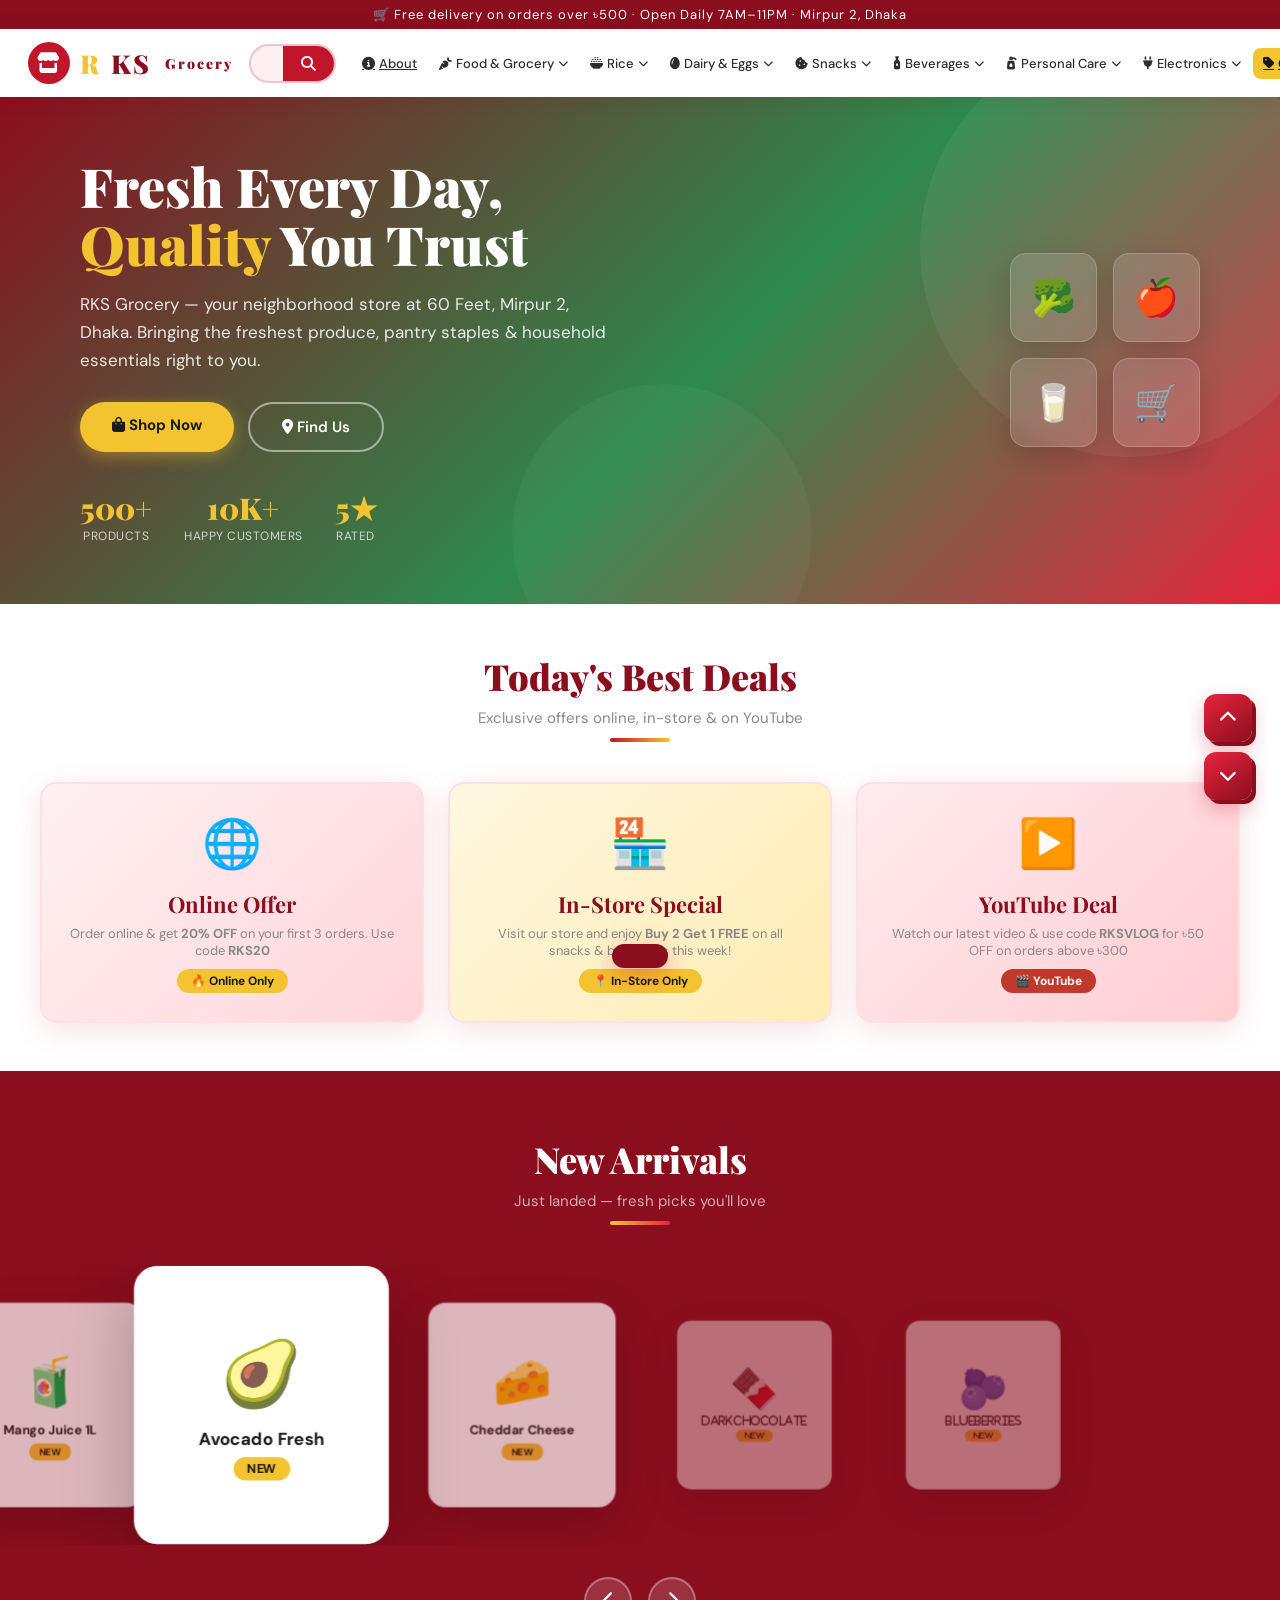
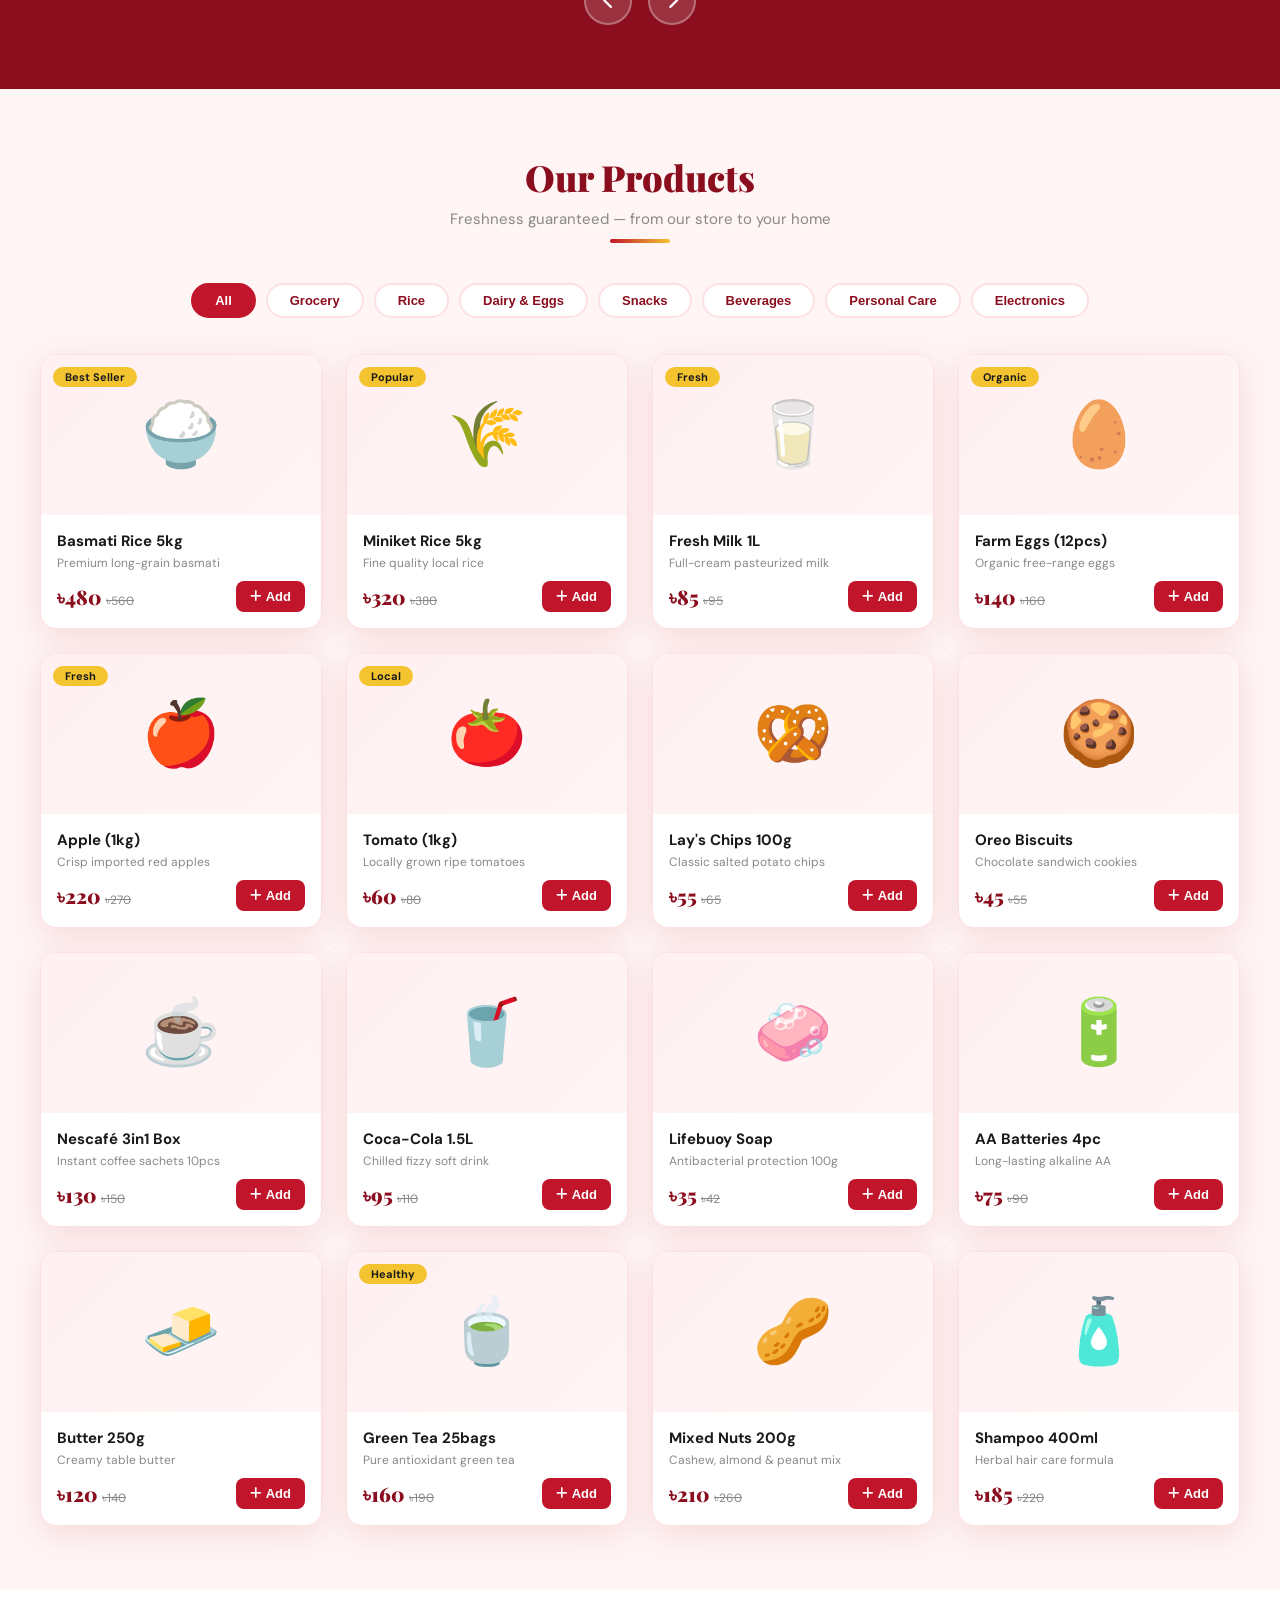
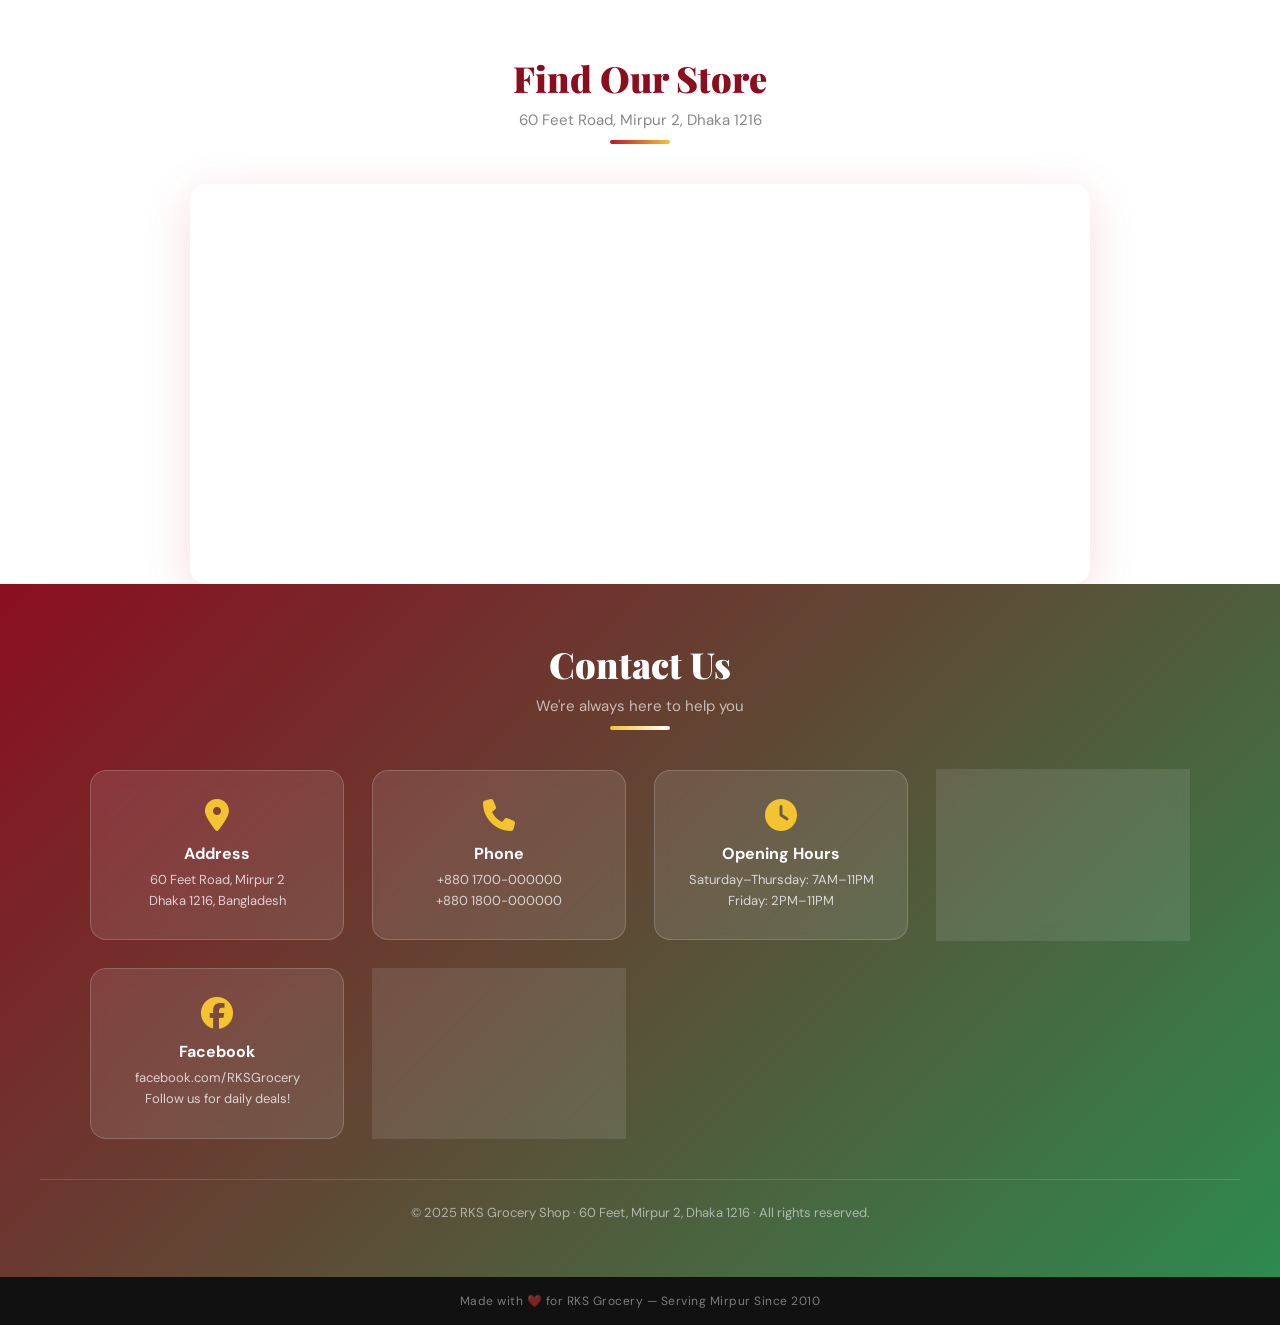
<file: rks_grocery (1).html>
<!DOCTYPE html>
<html lang="en">
<head>
<meta charset="UTF-8">
<meta name="viewport" content="width=device-width, initial-scale=1.0">
<title>RKS Grocery Shop - Fresh & Quality Products</title>
<link href="https://fonts.googleapis.com/css2?family=Playfair+Display:wght@700;900&family=DM+Sans:wght@300;400;500;600&display=swap" rel="stylesheet">
<link rel="stylesheet" href="https://cdnjs.cloudflare.com/ajax/libs/font-awesome/6.5.0/css/all.min.css">
<style>
:root {
  --green: #c0152a;
  --green-light: #e8243e;
  --green-dark: #8b0e1e;
  --gold: #f4c430;
  --gold-dark: #d4a017;
  --cream: #fff5f5;
  --dark: #1a1a1a;
  --text: #2d2d2d;
  --muted: #888;
  --white: #fff;
  --card-bg: #ffffff;
  --shadow: 0 8px 32px rgba(192,21,42,0.12);
  --radius: 16px;
}
*{box-sizing:border-box;margin:0;padding:0;}
html{scroll-behavior:smooth;}
body{font-family:'DM Sans',sans-serif;background:var(--cream);color:var(--text);overflow-x:hidden;}

/* SCROLLBAR */
::-webkit-scrollbar{width:7px;}
::-webkit-scrollbar-track{background:#ffe0e4;}
::-webkit-scrollbar-thumb{background:var(--green-light);border-radius:4px;}

/* TOP BAR */
.topbar{background:var(--green-dark);color:#fff;text-align:center;font-size:13px;padding:6px 0;letter-spacing:1px;}

/* NAVBAR */
nav{background:#fff;position:sticky;top:0;z-index:1000;box-shadow:0 2px 20px rgba(139,14,30,0.12);display:flex;align-items:center;justify-content:space-between;padding:0 28px;height:68px;gap:16px;}
.nav-logo{font-family:'Playfair Display',serif;font-size:26px;font-weight:900;color:var(--green-dark);letter-spacing:2px;display:flex;align-items:center;gap:10px;flex-shrink:0;}
.nav-logo span{color:var(--gold);}
.nav-logo-icon{background:var(--green);color:#fff;border-radius:50%;width:42px;height:42px;display:flex;align-items:center;justify-content:center;font-size:20px;}

/* SEARCH */
.nav-search{display:flex;align-items:center;background:#fff0f2;border:2px solid #f5c0c8;border-radius:40px;overflow:hidden;flex:1;max-width:340px;}
.nav-search input{border:none;background:transparent;padding:9px 16px;font-size:14px;width:100%;outline:none;color:var(--text);}
.nav-search button{background:var(--green);color:#fff;border:none;padding:9px 18px;cursor:pointer;font-size:15px;transition:background .2s;flex-shrink:0;}
.nav-search button:hover{background:var(--green-dark);}

/* NAV RIGHT GROUP */
.nav-right{display:flex;align-items:center;gap:8px;flex-shrink:0;}

/* NAV LINKS */
.nav-links{display:flex;align-items:center;gap:2px;list-style:none;flex-shrink:0;}
.nav-links>li{position:relative;}
.nav-links>li>a,.nav-links>li>button{display:flex;align-items:center;gap:4px;padding:7px 10px;background:none;border:none;font-family:'DM Sans',sans-serif;font-size:13px;font-weight:500;color:var(--text);cursor:pointer;border-radius:8px;transition:background .2s,color .2s;white-space:nowrap;}
.nav-links>li>a:hover,.nav-links>li>button:hover{background:var(--green);color:#fff;}
.nav-links .offers-btn{background:var(--gold);color:var(--dark);font-weight:700;border-radius:8px;}
.nav-links .offers-btn:hover{background:var(--gold-dark);color:#fff;}

/* DROPDOWN — slow smooth animation */
.dropdown-menu{
  visibility:hidden;
  opacity:0;
  transform:translateY(-10px) scaleY(0.95);
  transform-origin:top center;
  transition:opacity 0.35s ease, transform 0.35s ease, visibility 0s linear 0.35s;
  position:absolute;top:calc(100% + 6px);left:0;
  background:#fff;border-radius:12px;
  box-shadow:0 16px 48px rgba(139,14,30,0.18);
  min-width:210px;padding:8px 0;z-index:9999;
  border:1px solid #fde0e4;
}
.dropdown-menu a{display:flex;align-items:center;gap:10px;padding:10px 20px;font-size:13.5px;color:var(--text);text-decoration:none;transition:background .18s,color .18s;}
.dropdown-menu a:hover{background:#fff0f2;color:var(--green-dark);}
.dropdown-menu a i{color:var(--green);width:18px;}
li:hover>.dropdown-menu{
  visibility:visible;
  opacity:1;
  transform:translateY(0) scaleY(1);
  transition:opacity 0.35s ease, transform 0.35s ease, visibility 0s linear 0s;
}

/* CART ICON */
.cart-btn{position:relative;background:linear-gradient(135deg,var(--green),var(--green-dark));color:#fff;border:none;border-radius:50%;width:46px;height:46px;font-size:18px;cursor:pointer;display:flex;align-items:center;justify-content:center;box-shadow:0 4px 14px rgba(192,21,42,0.4);transition:transform .2s,box-shadow .2s;flex-shrink:0;}
.cart-btn:hover{transform:scale(1.12);box-shadow:0 6px 20px rgba(192,21,42,0.55);}
.cart-badge{position:absolute;top:-6px;right:-6px;background:var(--gold);color:var(--dark);border-radius:50%;width:21px;height:21px;font-size:11px;font-weight:700;display:flex;align-items:center;justify-content:center;border:2px solid #fff;}

/* HERO */
.hero{background:linear-gradient(135deg,var(--green-dark) 0%,#2d8a4e 55%,var(--green-light) 100%);min-height:420px;display:flex;align-items:center;justify-content:space-between;padding:60px 60px 60px 80px;position:relative;overflow:hidden;}
.hero::before{content:'';position:absolute;right:-60px;top:-60px;width:420px;height:420px;background:rgba(255,255,255,0.06);border-radius:50%;}
.hero::after{content:'';position:absolute;left:40%;bottom:-80px;width:300px;height:300px;background:rgba(255,255,255,0.04);border-radius:50%;}
.hero-text{color:#fff;max-width:540px;z-index:2;}
.hero-text h1{font-family:'Playfair Display',serif;font-size:54px;font-weight:900;line-height:1.08;margin-bottom:16px;}
.hero-text h1 span{color:var(--gold);}
.hero-text p{font-size:17px;opacity:.88;margin-bottom:28px;line-height:1.65;}
.hero-btns{display:flex;gap:14px;}
.btn-primary{background:var(--gold);color:var(--dark);padding:13px 32px;border-radius:40px;font-weight:700;font-size:15px;border:none;cursor:pointer;text-decoration:none;transition:all .2s;box-shadow:0 4px 16px rgba(244,196,48,0.4);}
.btn-primary:hover{background:var(--gold-dark);transform:translateY(-2px);}
.btn-outline{background:transparent;color:#fff;padding:13px 32px;border-radius:40px;font-weight:600;font-size:15px;border:2px solid rgba(255,255,255,0.5);cursor:pointer;text-decoration:none;transition:all .2s;}
.btn-outline:hover{border-color:#fff;background:rgba(255,255,255,0.1);}
.hero-stats{display:flex;gap:32px;margin-top:36px;}
.stat{text-align:center;color:#fff;}
.stat-num{font-family:'Playfair Display',serif;font-size:30px;font-weight:900;color:var(--gold);}
.stat-lbl{font-size:12px;opacity:.75;letter-spacing:.5px;}

/* FLOATING EMOJIS */
.hero-emojis{position:absolute;right:80px;top:50%;transform:translateY(-50%);display:grid;grid-template-columns:1fr 1fr;gap:16px;z-index:2;}
.emoji-card{background:rgba(255,255,255,0.13);backdrop-filter:blur(8px);border:1px solid rgba(255,255,255,0.2);border-radius:16px;padding:20px;text-align:center;font-size:36px;box-shadow:0 8px 24px rgba(0,0,0,0.15);animation:floatCard 3s ease-in-out infinite;}
.emoji-card:nth-child(2){animation-delay:.5s;}
.emoji-card:nth-child(3){animation-delay:1s;}
.emoji-card:nth-child(4){animation-delay:1.5s;}
@keyframes floatCard{0%,100%{transform:translateY(0);}50%{transform:translateY(-10px);}}

/* SECTION TITLES */
.section-title{text-align:center;margin-bottom:40px;}
.section-title h2{font-family:'Playfair Display',serif;font-size:36px;font-weight:900;color:var(--green-dark);margin-bottom:8px;}
.section-title p{color:var(--muted);font-size:15px;}
.section-title .title-line{width:60px;height:4px;background:linear-gradient(90deg,var(--green),var(--gold));border-radius:2px;margin:10px auto 0;}
section{padding:64px 40px;}

/* ADS */
.ads-section{background:#fff;padding:48px 40px;}
.ads-grid{display:grid;grid-template-columns:1fr 1fr 1fr;gap:24px;max-width:1200px;margin:0 auto;}
.ad-card{border-radius:var(--radius);overflow:hidden;box-shadow:var(--shadow);background:linear-gradient(135deg,#fff0f2,#fff);padding:28px;display:flex;flex-direction:column;align-items:center;justify-content:center;text-align:center;min-height:200px;border:2px solid #fde0e4;transition:transform .2s,box-shadow .2s;}
.ad-card:hover{transform:translateY(-4px);box-shadow:0 16px 48px rgba(192,21,42,0.18);}
.ad-card .ad-icon{font-size:48px;margin-bottom:14px;}
.ad-card h3{font-family:'Playfair Display',serif;font-size:22px;color:var(--green-dark);margin-bottom:6px;}
.ad-card p{font-size:13px;color:var(--muted);}
.ad-card .badge{background:var(--gold);color:var(--dark);padding:4px 14px;border-radius:40px;font-size:12px;font-weight:700;margin-top:10px;display:inline-block;}
.ad-online{background:linear-gradient(135deg,#fff0f2 0%,#ffd6da 100%);}
.ad-offline{background:linear-gradient(135deg,#fff8e1 0%,#ffecb3 100%);}
.ad-youtube{background:linear-gradient(135deg,#ffebee 0%,#ffcdd2 100%);}
.ad-youtube .ad-icon{color:#c0392b;}

/* 3D UP/DOWN BUTTON */
.scroll-btns{position:fixed;right:28px;bottom:100px;z-index:999;display:flex;flex-direction:column;gap:10px;}
.scroll-3d{width:48px;height:48px;border-radius:12px;border:none;cursor:pointer;font-size:18px;color:#fff;background:linear-gradient(145deg,var(--green-light),var(--green-dark));box-shadow:4px 4px 0 var(--green-dark),0 8px 20px rgba(192,21,42,0.3);transform:translateY(0);transition:all .15s;display:flex;align-items:center;justify-content:center;}
.scroll-3d:active{transform:translateY(4px);box-shadow:1px 1px 0 var(--green-dark),0 4px 10px rgba(192,21,42,0.2);}
.scroll-3d:hover{background:linear-gradient(145deg,#e8243e,#8b0e1e);}

/* PRODUCTS */
.products-section{background:var(--cream);}
.products-filter{display:flex;gap:10px;justify-content:center;flex-wrap:wrap;margin-bottom:36px;}
.filter-btn{padding:8px 22px;border-radius:40px;border:2px solid #fde0e4;background:#fff;color:var(--green-dark);font-weight:600;font-size:13px;cursor:pointer;transition:all .2s;}
.filter-btn.active,.filter-btn:hover{background:var(--green);color:#fff;border-color:var(--green);}
.products-grid{display:grid;grid-template-columns:repeat(auto-fill,minmax(230px,1fr));gap:24px;max-width:1200px;margin:0 auto;}
.product-card{background:#fff;border-radius:var(--radius);overflow:hidden;box-shadow:var(--shadow);transition:transform .25s,box-shadow .25s;border:1.5px solid #fde0e4;cursor:pointer;position:relative;}
.product-card:hover{transform:translateY(-6px) scale(1.02);box-shadow:0 20px 52px rgba(26,122,60,0.18);}
.product-badge{position:absolute;top:12px;left:12px;background:var(--gold);color:var(--dark);border-radius:40px;font-size:11px;font-weight:700;padding:3px 12px;z-index:2;}
.product-img{width:100%;height:160px;object-fit:cover;background:linear-gradient(135deg,#fff0f2,#fff5f5);display:flex;align-items:center;justify-content:center;font-size:64px;}
.product-body{padding:16px;}
.product-name{font-weight:700;font-size:15px;color:var(--dark);margin-bottom:4px;}
.product-desc{font-size:12px;color:var(--muted);margin-bottom:10px;}
.product-footer{display:flex;align-items:center;justify-content:space-between;}
.product-price{font-family:'Playfair Display',serif;font-size:20px;font-weight:900;color:var(--green-dark);}
.product-price span{font-size:12px;color:var(--muted);font-family:'DM Sans',sans-serif;font-weight:400;text-decoration:line-through;}
.add-cart-btn{background:var(--green);color:#fff;border:none;border-radius:8px;padding:8px 14px;font-size:13px;font-weight:600;cursor:pointer;transition:background .2s,transform .15s;display:flex;align-items:center;gap:5px;}
.add-cart-btn:hover{background:var(--green-dark);transform:scale(1.06);}

/* 3D SWIPER */
.swiper-section{background:var(--green-dark);padding:64px 0;}
.swiper-section .section-title h2{color:#fff;}
.swiper-section .section-title p{color:rgba(255,255,255,.65);}
.swiper-section .title-line{background:linear-gradient(90deg,var(--gold),var(--green-light));}
.swiper-container{perspective:1200px;display:flex;justify-content:center;align-items:center;height:280px;position:relative;overflow:hidden;}
.swiper-track{display:flex;align-items:center;justify-content:center;gap:0;transform-style:preserve-3d;transition:transform .5s cubic-bezier(.4,0,.2,1);width:100%;}
.swiper-slide{min-width:220px;height:240px;margin:0 12px;border-radius:20px;background:#fff;display:flex;flex-direction:column;align-items:center;justify-content:center;box-shadow:0 20px 60px rgba(0,0,0,0.25);transition:transform .5s,opacity .5s;cursor:pointer;padding:24px;position:relative;overflow:hidden;}
.swiper-slide .slide-emoji{font-size:56px;margin-bottom:10px;}
.swiper-slide h4{font-weight:700;color:var(--dark);font-size:15px;text-align:center;}
.swiper-slide .slide-tag{background:var(--gold);color:var(--dark);border-radius:40px;font-size:11px;font-weight:700;padding:3px 12px;margin-top:6px;}
.swiper-slide.active{transform:scale(1.12) translateZ(40px);}
.swiper-slide.prev,.swiper-slide.next{transform:scale(0.88) translateZ(-40px);opacity:.7;}
.swiper-slide.far{transform:scale(0.75) translateZ(-80px);opacity:.4;}
.swiper-controls{display:flex;justify-content:center;gap:16px;margin-top:32px;}
.swiper-btn{background:rgba(255,255,255,0.15);border:2px solid rgba(255,255,255,0.3);color:#fff;width:48px;height:48px;border-radius:50%;font-size:18px;cursor:pointer;transition:all .2s;display:flex;align-items:center;justify-content:center;}
.swiper-btn:hover{background:var(--gold);border-color:var(--gold);color:var(--dark);}

/* MAP */
.map-section{background:#fff;padding:64px 40px 0;}
.map-wrapper{max-width:900px;margin:0 auto;border-radius:var(--radius);overflow:hidden;box-shadow:0 12px 48px rgba(192,21,42,0.15);}
.map-wrapper iframe{width:100%;height:400px;border:none;display:block;}

/* CONTACT */
.contact-section{background:linear-gradient(135deg,var(--green-dark) 0%,#2d8a4e 100%);padding:56px 40px;margin-top:0;}
.contact-grid{display:grid;grid-template-columns:repeat(auto-fit,minmax(220px,1fr));gap:28px;max-width:1100px;margin:0 auto;}
.contact-card{background:rgba(255,255,255,0.10);backdrop-filter:blur(8px);border:1px solid rgba(255,255,255,0.18);border-radius:var(--radius);padding:28px 24px;text-align:center;transition:transform .2s,background .2s;}
.contact-card:hover{transform:translateY(-4px);background:rgba(255,255,255,0.18);}
.contact-card i{font-size:32px;color:var(--gold);margin-bottom:12px;}
.contact-card h4{color:#fff;font-size:16px;font-weight:700;margin-bottom:6px;}
.contact-card p{color:rgba(255,255,255,.75);font-size:13px;line-height:1.6;}
.contact-bottom{text-align:center;margin-top:40px;padding-top:24px;border-top:1px solid rgba(255,255,255,.15);color:rgba(255,255,255,.55);font-size:13px;}

/* ORDER POPUP */
.overlay{display:none;position:fixed;inset:0;background:rgba(0,0,0,0.6);z-index:10000;align-items:center;justify-content:center;padding:20px;}
.overlay.active{display:flex;}
.order-modal{background:#fff;border-radius:20px;max-width:560px;width:100%;max-height:92vh;overflow-y:auto;box-shadow:0 32px 80px rgba(0,0,0,0.3);}
.modal-header{background:linear-gradient(135deg,var(--green-dark),var(--green-light));padding:24px 28px;border-radius:20px 20px 0 0;display:flex;justify-content:space-between;align-items:center;}
.modal-header h3{color:#fff;font-family:'Playfair Display',serif;font-size:22px;font-weight:900;}
.modal-close{background:rgba(255,255,255,0.2);border:none;color:#fff;width:36px;height:36px;border-radius:50%;font-size:18px;cursor:pointer;display:flex;align-items:center;justify-content:center;}
.modal-body{padding:28px;}
.cart-items-list{border:1.5px solid #fde0e4;border-radius:12px;padding:16px;margin-bottom:20px;max-height:180px;overflow-y:auto;}
.cart-item-row{display:flex;align-items:center;gap:12px;padding:8px 0;border-bottom:1px solid #f0f0f0;}
.cart-item-row:last-child{border-bottom:none;}
.cart-item-emoji{font-size:30px;}
.cart-item-info{flex:1;}
.cart-item-info h5{font-size:14px;font-weight:700;margin-bottom:2px;}
.cart-item-info p{font-size:12px;color:var(--muted);}
.cart-item-qty{font-weight:700;color:var(--green-dark);}
.form-group{margin-bottom:16px;}
.form-group label{display:block;font-size:13px;font-weight:600;margin-bottom:6px;color:var(--dark);}
.form-group input,.form-group select,.form-group textarea{width:100%;border:2px solid #e0e0e0;border-radius:10px;padding:10px 14px;font-size:14px;font-family:'DM Sans',sans-serif;outline:none;transition:border .2s;}
.form-group input:focus,.form-group select:focus,.form-group textarea:focus{border-color:var(--green);}
.form-group textarea{resize:vertical;min-height:70px;}
.phone-row{display:flex;gap:8px;}
.phone-row select{width:110px;}
.payment-opts{display:flex;gap:10px;flex-wrap:wrap;}
.pay-opt{padding:8px 18px;border-radius:40px;border:2px solid #e0e0e0;background:#fff;font-size:13px;font-weight:600;cursor:pointer;transition:all .2s;display:flex;align-items:center;gap:6px;}
.pay-opt.selected,.pay-opt:hover{border-color:var(--green);background:#fff0f2;color:var(--green-dark);}
.order-summary-box{background:#fff0f2;border-radius:12px;padding:16px;margin:16px 0;display:flex;justify-content:space-between;align-items:center;}
.order-summary-box .total-lbl{font-size:14px;color:var(--muted);}
.order-summary-box .total-amt{font-family:'Playfair Display',serif;font-size:26px;font-weight:900;color:var(--green-dark);}
.confirm-btn{width:100%;background:linear-gradient(90deg,var(--green-dark),var(--green-light));color:#fff;border:none;border-radius:12px;padding:15px;font-size:16px;font-weight:700;cursor:pointer;letter-spacing:.5px;transition:opacity .2s,transform .15s;}
.confirm-btn:hover{opacity:.9;transform:translateY(-2px);}

/* SEARCH RESULTS */
.search-results{position:absolute;top:100%;left:0;right:0;background:#fff;border-radius:0 0 12px 12px;box-shadow:0 12px 32px rgba(0,0,0,0.12);z-index:9999;border:1px solid #e0e0e0;border-top:none;display:none;max-height:320px;overflow-y:auto;}
.search-result-item{padding:12px 20px;display:flex;align-items:center;gap:12px;cursor:pointer;border-bottom:1px solid #f5f5f5;transition:background .15s;}
.search-result-item:hover{background:#fff0f2;}
.search-result-item .r-emoji{font-size:24px;}
.search-result-item .r-name{font-weight:600;font-size:14px;}
.search-result-item .r-price{color:var(--green-dark);font-weight:700;margin-left:auto;}
.nav-search-wrap{position:relative;flex:1;max-width:360px;}
.nav-search-wrap .search-results{top:44px;}

/* TOAST */
.toast{position:fixed;bottom:32px;left:50%;transform:translateX(-50%) translateY(100px);background:var(--green-dark);color:#fff;border-radius:40px;padding:12px 28px;font-weight:600;font-size:14px;z-index:99999;transition:transform .35s cubic-bezier(.4,0,.2,1);box-shadow:0 8px 24px rgba(192,21,42,0.35);}
.toast.show{transform:translateX(-50%) translateY(0);}

/* FOOTER */
.footer-bar{background:#111;color:rgba(255,255,255,.45);text-align:center;font-size:12px;padding:16px 0;letter-spacing:.5px;}

@media(max-width:900px){
  .hero{flex-direction:column;padding:40px 24px;}
  .hero-emojis{position:static;transform:none;margin-top:28px;}
  .ads-grid{grid-template-columns:1fr;}
  nav{padding:0 12px;}
  .nav-links{display:none;}
  .nav-search-wrap{max-width:200px;}
}
</style>
</head>
<body>

<!-- TOP BAR -->
<div class="topbar">🛒 Free delivery on orders over ৳500 · Open Daily 7AM–11PM · Mirpur 2, Dhaka</div>

<!-- NAVBAR -->
<nav>
  <div class="nav-logo">
    <div class="nav-logo-icon"><i class="fas fa-store"></i></div>
    <span>R</span>KS <span style="color:var(--green-dark);font-size:14px;margin-left:4px;">Grocery</span>
  </div>

  <div class="nav-search-wrap">
    <div class="nav-search">
      <input type="text" id="searchInput" placeholder="Search products..." autocomplete="off" oninput="liveSearch(this.value)">
      <button onclick="doSearch()"><i class="fas fa-search"></i></button>
    </div>
    <div class="search-results" id="searchResults"></div>
  </div>

  <ul class="nav-links">
    <li><a href="#about"><i class="fas fa-info-circle"></i> About</a></li>

    <li>
      <button><i class="fas fa-carrot"></i> Food & Grocery <i class="fas fa-chevron-down" style="font-size:10px;"></i></button>
      <div class="dropdown-menu">
        <a href="#products"><i class="fas fa-apple-alt"></i> Fresh Fruits</a>
        <a href="#products"><i class="fas fa-leaf"></i> Vegetables</a>
        <a href="#products"><i class="fas fa-bread-slice"></i> Bakery</a>
        <a href="#products"><i class="fas fa-fish"></i> Meat & Fish</a>
        <a href="#products"><i class="fas fa-seedling"></i> Organic</a>
      </div>
    </li>

    <li>
      <button><i class="fas fa-bowl-rice"></i> Rice <i class="fas fa-chevron-down" style="font-size:10px;"></i></button>
      <div class="dropdown-menu">
        <a href="#products"><i class="fas fa-circle"></i> Basmati</a>
        <a href="#products"><i class="fas fa-circle"></i> Miniket</a>
        <a href="#products"><i class="fas fa-circle"></i> Chinigura</a>
        <a href="#products"><i class="fas fa-circle"></i> Brown Rice</a>
      </div>
    </li>

    <li>
      <button><i class="fas fa-egg"></i> Dairy & Eggs <i class="fas fa-chevron-down" style="font-size:10px;"></i></button>
      <div class="dropdown-menu">
        <a href="#products"><i class="fas fa-bottle-water"></i> Milk</a>
        <a href="#products"><i class="fas fa-egg"></i> Eggs</a>
        <a href="#products"><i class="fas fa-cheese"></i> Cheese</a>
        <a href="#products"><i class="fas fa-jar"></i> Yogurt</a>
        <a href="#products"><i class="fas fa-butter"></i> Butter</a>
      </div>
    </li>

    <li>
      <button><i class="fas fa-cookie-bite"></i> Snacks <i class="fas fa-chevron-down" style="font-size:10px;"></i></button>
      <div class="dropdown-menu">
        <a href="#products"><i class="fas fa-cookie"></i> Chips & Crisps</a>
        <a href="#products"><i class="fas fa-candy-cane"></i> Candy</a>
        <a href="#products"><i class="fas fa-cake-candles"></i> Biscuits</a>
        <a href="#products"><i class="fas fa-nut"></i> Nuts & Dried Fruits</a>
      </div>
    </li>

    <li>
      <button><i class="fas fa-bottle-droplet"></i> Beverages <i class="fas fa-chevron-down" style="font-size:10px;"></i></button>
      <div class="dropdown-menu">
        <a href="#products"><i class="fas fa-mug-hot"></i> Tea & Coffee</a>
        <a href="#products"><i class="fas fa-glass-water"></i> Juice</a>
        <a href="#products"><i class="fas fa-wine-bottle"></i> Soft Drinks</a>
        <a href="#products"><i class="fas fa-droplet"></i> Water</a>
      </div>
    </li>

    <li>
      <button><i class="fas fa-pump-soap"></i> Personal Care <i class="fas fa-chevron-down" style="font-size:10px;"></i></button>
      <div class="dropdown-menu">
        <a href="#products"><i class="fas fa-soap"></i> Soap & Body Wash</a>
        <a href="#products"><i class="fas fa-pump-soap"></i> Shampoo</a>
        <a href="#products"><i class="fas fa-tooth"></i> Oral Care</a>
        <a href="#products"><i class="fas fa-spray-can"></i> Deodorant</a>
      </div>
    </li>

    <li>
      <button><i class="fas fa-plug"></i> Electronics <i class="fas fa-chevron-down" style="font-size:10px;"></i></button>
      <div class="dropdown-menu">
        <a href="#products"><i class="fas fa-battery-full"></i> Batteries</a>
        <a href="#products"><i class="fas fa-lightbulb"></i> Bulbs & Lighting</a>
        <a href="#products"><i class="fas fa-mobile-alt"></i> Accessories</a>
        <a href="#products"><i class="fas fa-plug"></i> Power Banks</a>
      </div>
    </li>

    <li><a href="#ads" class="offers-btn"><i class="fas fa-tag"></i> Offers 🔥</a></li>
  </ul>

  <div class="nav-right">
    <button class="cart-btn" onclick="openCart()">
      <i class="fas fa-shopping-cart"></i>
      <span class="cart-badge" id="cartBadge">0</span>
    </button>
  </div>
</nav>

<!-- HERO -->
<section class="hero" id="about">
  <div class="hero-text">
    <h1>Fresh Every Day,<br><span>Quality</span> You Trust</h1>
    <p>RKS Grocery — your neighborhood store at 60 Feet, Mirpur 2, Dhaka. Bringing the freshest produce, pantry staples & household essentials right to you.</p>
    <div class="hero-btns">
      <a href="#products" class="btn-primary"><i class="fas fa-shopping-bag"></i> Shop Now</a>
      <a href="#map" class="btn-outline"><i class="fas fa-map-marker-alt"></i> Find Us</a>
    </div>
    <div class="hero-stats">
      <div class="stat"><div class="stat-num">500+</div><div class="stat-lbl">PRODUCTS</div></div>
      <div class="stat"><div class="stat-num">10K+</div><div class="stat-lbl">HAPPY CUSTOMERS</div></div>
      <div class="stat"><div class="stat-num">5★</div><div class="stat-lbl">RATED</div></div>
    </div>
  </div>
  <div class="hero-emojis">
    <div class="emoji-card">🥦</div>
    <div class="emoji-card">🍎</div>
    <div class="emoji-card">🥛</div>
    <div class="emoji-card">🛒</div>
  </div>
</section>

<!-- ADS SECTION -->
<section class="ads-section" id="ads">
  <div class="section-title">
    <h2>Today's Best Deals</h2>
    <p>Exclusive offers online, in-store & on YouTube</p>
    <div class="title-line"></div>
  </div>
  <div class="ads-grid">
    <div class="ad-card ad-online">
      <div class="ad-icon">🌐</div>
      <h3>Online Offer</h3>
      <p>Order online & get <strong>20% OFF</strong> on your first 3 orders. Use code <strong>RKS20</strong></p>
      <span class="badge">🔥 Online Only</span>
    </div>
    <div class="ad-card ad-offline">
      <div class="ad-icon">🏪</div>
      <h3>In-Store Special</h3>
      <p>Visit our store and enjoy <strong>Buy 2 Get 1 FREE</strong> on all snacks & beverages this week!</p>
      <span class="badge">📍 In-Store Only</span>
    </div>
    <div class="ad-card ad-youtube">
      <div class="ad-icon" style="color:#c0392b;">▶️</div>
      <h3>YouTube Deal</h3>
      <p>Watch our latest video & use code <strong>RKSVLOG</strong> for ৳50 OFF on orders above ৳300</p>
      <span class="badge" style="background:#c0392b;color:#fff;">🎬 YouTube</span>
    </div>
  </div>
</section>

<!-- 3D SWIPER -->
<section class="swiper-section">
  <div class="section-title">
    <h2>New Arrivals</h2>
    <p>Just landed — fresh picks you'll love</p>
    <div class="title-line"></div>
  </div>
  <div class="swiper-container">
    <div class="swiper-track" id="swiperTrack"></div>
  </div>
  <div class="swiper-controls">
    <button class="swiper-btn" onclick="swiperPrev()"><i class="fas fa-chevron-left"></i></button>
    <button class="swiper-btn" onclick="swiperNext()"><i class="fas fa-chevron-right"></i></button>
  </div>
</section>

<!-- PRODUCTS SECTION -->
<section class="products-section" id="products">
  <div class="section-title">
    <h2>Our Products</h2>
    <p>Freshness guaranteed — from our store to your home</p>
    <div class="title-line"></div>
  </div>
  <div class="products-filter">
    <button class="filter-btn active" onclick="filterProducts('all',this)">All</button>
    <button class="filter-btn" onclick="filterProducts('grocery',this)">Grocery</button>
    <button class="filter-btn" onclick="filterProducts('rice',this)">Rice</button>
    <button class="filter-btn" onclick="filterProducts('dairy',this)">Dairy & Eggs</button>
    <button class="filter-btn" onclick="filterProducts('snacks',this)">Snacks</button>
    <button class="filter-btn" onclick="filterProducts('beverages',this)">Beverages</button>
    <button class="filter-btn" onclick="filterProducts('care',this)">Personal Care</button>
    <button class="filter-btn" onclick="filterProducts('electronics',this)">Electronics</button>
  </div>
  <div class="products-grid" id="productsGrid"></div>
</section>

<!-- MAP SECTION -->
<section class="map-section" id="map">
  <div class="section-title">
    <h2>Find Our Store</h2>
    <p>60 Feet Road, Mirpur 2, Dhaka 1216</p>
    <div class="title-line"></div>
  </div>
  <div class="map-wrapper">
    <iframe
      src="https://www.google.com/maps/embed?pb=!1m18!1m12!1m3!1d3650.258!2d90.366!3d23.806!2m3!1f0!2f0!3f0!3m2!1i1024!2i768!4f13.1!3m3!1m2!1s0x3755c0ec3f3b4b5b%3A0x123456789abcdef!2sMirpur%202%2C%20Dhaka%201216!5e0!3m2!1sen!2sbd!4v1234567890"
      allowfullscreen="" loading="lazy"></iframe>
  </div>
</section>

<!-- CONTACT -->
<section class="contact-section">
  <div class="section-title">
    <h2 style="color:#fff;">Contact Us</h2>
    <p style="color:rgba(255,255,255,.65);">We're always here to help you</p>
    <div class="title-line" style="background:linear-gradient(90deg,var(--gold),#fff);"></div>
  </div>
  <div class="contact-grid">
    <div class="contact-card">
      <i class="fas fa-map-marker-alt"></i>
      <h4>Address</h4>
      <p>60 Feet Road, Mirpur 2<br>Dhaka 1216, Bangladesh</p>
    </div>
    <div class="contact-card">
      <i class="fas fa-phone"></i>
      <h4>Phone</h4>
      <p>+880 1700-000000<br>+880 1800-000000</p>
    </div>
    <div class="contact-card">
      <i class="fas fa-clock"></i>
      <h4>Opening Hours</h4>
      <p>Saturday–Thursday: 7AM–11PM<br>Friday: 2PM–11PM</p>
    </div>
    <div class="contact-card">
      <i class="fas fa-envelope"></i>
      <h4>Email</h4>
      <p>info@rksgrocery.com<br>orders@rksgrocery.com</p>
    </div>
    <div class="contact-card">
      <i class="fab fa-facebook"></i>
      <h4>Facebook</h4>
      <p>facebook.com/RKSGrocery<br>Follow us for daily deals!</p>
    </div>
    <div class="contact-card">
      <i class="fab fa-whatsapp"></i>
      <h4>WhatsApp</h4>
      <p>+880 1700-000000<br>Message us anytime!</p>
    </div>
  </div>
  <div class="contact-bottom">
    &copy; 2025 RKS Grocery Shop · 60 Feet, Mirpur 2, Dhaka 1216 · All rights reserved.
  </div>
</section>

<!-- FOOTER -->
<div class="footer-bar">Made with ❤️ for RKS Grocery — Serving Mirpur Since 2010</div>

<!-- SCROLL BUTTONS -->
<div class="scroll-btns">
  <button class="scroll-3d" onclick="window.scrollTo({top:0,behavior:'smooth'})" title="Scroll Up"><i class="fas fa-chevron-up"></i></button>
  <button class="scroll-3d" onclick="window.scrollTo({top:document.body.scrollHeight,behavior:'smooth'})" title="Scroll Down"><i class="fas fa-chevron-down"></i></button>
</div>

<!-- ORDER MODAL -->
<div class="overlay" id="orderOverlay">
  <div class="order-modal">
    <div class="modal-header">
      <h3>🛒 Order Confirmation</h3>
      <button class="modal-close" onclick="closeCart()"><i class="fas fa-times"></i></button>
    </div>
    <div class="modal-body">
      <div class="cart-items-list" id="cartItemsList"></div>
      <div class="order-summary-box">
        <div>
          <div class="total-lbl">Total Items: <b id="totalItems">0</b></div>
          <div class="total-lbl" style="margin-top:4px;">Service Charge: <b>৳20</b></div>
        </div>
        <div class="total-amt" id="totalAmount">৳0</div>
      </div>
      <div class="form-group">
        <label>Full Name *</label>
        <input type="text" id="orderName" placeholder="Your full name">
      </div>
      <div class="form-group">
        <label>Phone Number *</label>
        <div class="phone-row">
          <select id="countryCode">
            <option value="+880">🇧🇩 +880</option>
            <option value="+91">🇮🇳 +91</option>
            <option value="+1">🇺🇸 +1</option>
            <option value="+44">🇬🇧 +44</option>
          </select>
          <input type="tel" id="orderPhone" placeholder="01XXXXXXXXX" style="flex:1;">
        </div>
      </div>
      <div class="form-group">
        <label>Payment Method *</label>
        <div class="payment-opts" id="paymentOpts">
          <button class="pay-opt" onclick="selectPay(this,'bkash')">💙 bKash</button>
          <button class="pay-opt" onclick="selectPay(this,'rocket')">🟣 Rocket</button>
          <button class="pay-opt" onclick="selectPay(this,'nagad')">🟠 Nagad</button>
          <button class="pay-opt" onclick="selectPay(this,'mastercard')">💳 Mastercard</button>
          <button class="pay-opt" onclick="selectPay(this,'visa')">💳 Visa</button>
        </div>
      </div>
      <div class="form-group" id="trxGroup" style="display:none;">
        <label>Payment TrxID / Reference *</label>
        <input type="text" id="trxId" placeholder="Enter transaction ID">
      </div>
      <div class="form-group">
        <label>Message / Delivery Note</label>
        <textarea id="orderMsg" placeholder="Any special instructions..."></textarea>
      </div>
      <button class="confirm-btn" onclick="confirmOrder()"><i class="fas fa-check-circle"></i> Confirm Order</button>
    </div>
  </div>
</div>

<!-- TOAST -->
<div class="toast" id="toast"></div>

<script>
// ========== PRODUCTS DATA ==========
const products = [
  {id:1,name:"Basmati Rice 5kg",desc:"Premium long-grain basmati",price:480,old:560,emoji:"🍚",cat:"rice",badge:"Best Seller"},
  {id:2,name:"Miniket Rice 5kg",desc:"Fine quality local rice",price:320,old:380,emoji:"🌾",cat:"rice",badge:"Popular"},
  {id:3,name:"Fresh Milk 1L",desc:"Full-cream pasteurized milk",price:85,old:95,emoji:"🥛",cat:"dairy",badge:"Fresh"},
  {id:4,name:"Farm Eggs (12pcs)",desc:"Organic free-range eggs",price:140,old:160,emoji:"🥚",cat:"dairy",badge:"Organic"},
  {id:5,name:"Apple (1kg)",desc:"Crisp imported red apples",price:220,old:270,emoji:"🍎",cat:"grocery",badge:"Fresh"},
  {id:6,name:"Tomato (1kg)",desc:"Locally grown ripe tomatoes",price:60,old:80,emoji:"🍅",cat:"grocery",badge:"Local"},
  {id:7,name:"Lay's Chips 100g",desc:"Classic salted potato chips",price:55,old:65,emoji:"🥨",cat:"snacks",badge:""},
  {id:8,name:"Oreo Biscuits",desc:"Chocolate sandwich cookies",price:45,old:55,emoji:"🍪",cat:"snacks",badge:""},
  {id:9,name:"Nescafé 3in1 Box",desc:"Instant coffee sachets 10pcs",price:130,old:150,emoji:"☕",cat:"beverages",badge:""},
  {id:10,name:"Coca-Cola 1.5L",desc:"Chilled fizzy soft drink",price:95,old:110,emoji:"🥤",cat:"beverages",badge:""},
  {id:11,name:"Lifebuoy Soap",desc:"Antibacterial protection 100g",price:35,old:42,emoji:"🧼",cat:"care",badge:""},
  {id:12,name:"AA Batteries 4pc",desc:"Long-lasting alkaline AA",price:75,old:90,emoji:"🔋",cat:"electronics",badge:""},
  {id:13,name:"Butter 250g",desc:"Creamy table butter",price:120,old:140,emoji:"🧈",cat:"dairy",badge:""},
  {id:14,name:"Green Tea 25bags",desc:"Pure antioxidant green tea",price:160,old:190,emoji:"🍵",cat:"beverages",badge:"Healthy"},
  {id:15,name:"Mixed Nuts 200g",desc:"Cashew, almond & peanut mix",price:210,old:260,emoji:"🥜",cat:"snacks",badge:""},
  {id:16,name:"Shampoo 400ml",desc:"Herbal hair care formula",price:185,old:220,emoji:"🧴",cat:"care",badge:""},
];

// ========== CART ==========
let cart = [];
let selectedPayment = '';

function addToCart(id){
  const p = products.find(x=>x.id===id);
  const existing = cart.find(x=>x.id===id);
  if(existing) existing.qty++;
  else cart.push({...p, qty:1});
  updateBadge();
  showToast(`✅ ${p.name} added to cart!`);
}

function updateBadge(){
  document.getElementById('cartBadge').textContent = cart.reduce((a,b)=>a+b.qty,0);
}

function openCart(){
  renderCartModal();
  document.getElementById('orderOverlay').classList.add('active');
}
function closeCart(){
  document.getElementById('orderOverlay').classList.remove('active');
}

function renderCartModal(){
  const list = document.getElementById('cartItemsList');
  if(cart.length===0){
    list.innerHTML='<p style="text-align:center;color:#aaa;padding:12px;">Your cart is empty. Add some products!</p>';
    document.getElementById('totalItems').textContent='0';
    document.getElementById('totalAmount').textContent='৳0';
    return;
  }
  list.innerHTML = cart.map(item=>`
    <div class="cart-item-row">
      <div class="cart-item-emoji">${item.emoji}</div>
      <div class="cart-item-info">
        <h5>${item.name}</h5>
        <p>৳${item.price} × ${item.qty}</p>
      </div>
      <div class="cart-item-qty">৳${item.price*item.qty}</div>
    </div>
  `).join('');
  const total = cart.reduce((a,b)=>a+b.price*b.qty,0);
  const items = cart.reduce((a,b)=>a+b.qty,0);
  document.getElementById('totalItems').textContent=items;
  document.getElementById('totalAmount').textContent='৳'+(total+20);
}

function selectPay(btn, method){
  document.querySelectorAll('.pay-opt').forEach(b=>b.classList.remove('selected'));
  btn.classList.add('selected');
  selectedPayment = method;
  const trxGroup = document.getElementById('trxGroup');
  if(['bkash','rocket','nagad'].includes(method)) trxGroup.style.display='block';
  else trxGroup.style.display='none';
}

function confirmOrder(){
  const name = document.getElementById('orderName').value.trim();
  const phone = document.getElementById('orderPhone').value.trim();
  if(!name){showToast('⚠️ Please enter your name!');return;}
  if(!phone){showToast('⚠️ Please enter phone number!');return;}
  if(!selectedPayment){showToast('⚠️ Please select payment method!');return;}
  if(['bkash','rocket','nagad'].includes(selectedPayment)&&!document.getElementById('trxId').value.trim()){showToast('⚠️ Please enter TrxID!');return;}
  if(cart.length===0){showToast('⚠️ Cart is empty!');return;}
  closeCart();
  cart=[];
  updateBadge();
  setTimeout(()=>showToast('🎉 Order placed successfully! We\'ll call you soon.'),300);
}

// ========== PRODUCTS RENDER ==========
function renderProducts(filter='all'){
  const grid = document.getElementById('productsGrid');
  const filtered = filter==='all' ? products : products.filter(p=>p.cat===filter);
  grid.innerHTML = filtered.map(p=>`
    <div class="product-card" data-cat="${p.cat}">
      ${p.badge?`<div class="product-badge">${p.badge}</div>`:''}
      <div class="product-img">${p.emoji}</div>
      <div class="product-body">
        <div class="product-name">${p.name}</div>
        <div class="product-desc">${p.desc}</div>
        <div class="product-footer">
          <div class="product-price">৳${p.price} <span>৳${p.old}</span></div>
          <button class="add-cart-btn" onclick="addToCart(${p.id})"><i class="fas fa-plus"></i> Add</button>
        </div>
      </div>
    </div>
  `).join('');
}

function filterProducts(cat, btn){
  document.querySelectorAll('.filter-btn').forEach(b=>b.classList.remove('active'));
  btn.classList.add('active');
  renderProducts(cat);
}

// ========== SEARCH ==========
function liveSearch(q){
  const res = document.getElementById('searchResults');
  if(!q.trim()){res.style.display='none';return;}
  const matches = products.filter(p=>p.name.toLowerCase().includes(q.toLowerCase())||p.cat.toLowerCase().includes(q.toLowerCase()));
  if(matches.length===0){res.style.display='none';return;}
  res.innerHTML = matches.slice(0,6).map(p=>`
    <div class="search-result-item" onclick="addToCart(${p.id});document.getElementById('searchResults').style.display='none';document.getElementById('searchInput').value='';">
      <span class="r-emoji">${p.emoji}</span>
      <span class="r-name">${p.name}</span>
      <span class="r-price">৳${p.price}</span>
    </div>
  `).join('');
  res.style.display='block';
}

function doSearch(){
  const q = document.getElementById('searchInput').value.trim();
  if(!q){showToast('⚠️ Please type something to search!');return;}
  const matches = products.filter(p=>p.name.toLowerCase().includes(q.toLowerCase())||p.cat.toLowerCase().includes(q.toLowerCase()));
  document.getElementById('searchResults').style.display='none';
  if(matches.length===0){showToast(`❌ No products found for "${q}"`);return;}
  document.getElementById('products').scrollIntoView({behavior:'smooth'});
  const grid = document.getElementById('productsGrid');
  grid.innerHTML = matches.map(p=>`
    <div class="product-card" data-cat="${p.cat}">
      ${p.badge?`<div class="product-badge">${p.badge}</div>`:''}
      <div class="product-img">${p.emoji}</div>
      <div class="product-body">
        <div class="product-name">${p.name}</div>
        <div class="product-desc">${p.desc}</div>
        <div class="product-footer">
          <div class="product-price">৳${p.price} <span>৳${p.old}</span></div>
          <button class="add-cart-btn" onclick="addToCart(${p.id})"><i class="fas fa-plus"></i> Add</button>
        </div>
      </div>
    </div>
  `).join('');
  showToast(`🔍 ${matches.length} product(s) found for "${q}"`);
}

document.getElementById('searchInput').addEventListener('keydown',function(e){if(e.key==='Enter')doSearch();});
document.addEventListener('click',function(e){if(!e.target.closest('.nav-search-wrap'))document.getElementById('searchResults').style.display='none';});

// ========== TOAST ==========
function showToast(msg){
  const t=document.getElementById('toast');
  t.textContent=msg;
  t.classList.add('show');
  setTimeout(()=>t.classList.remove('show'),2800);
}

// ========== SWIPER ==========
const newArrivals=[
  {emoji:'🫙',name:'Honey 500g',tag:'NEW'},
  {emoji:'🧃',name:'Mango Juice 1L',tag:'NEW'},
  {emoji:'🥑',name:'Avocado Fresh',tag:'NEW'},
  {emoji:'🧀',name:'Cheddar Cheese',tag:'NEW'},
  {emoji:'🍫',name:'Dark Chocolate',tag:'NEW'},
  {emoji:'🫐',name:'Blueberries',tag:'NEW'},
  {emoji:'🍯',name:'Organic Jam',tag:'HOT'},
  {emoji:'🌽',name:'Sweet Corn',tag:'FRESH'},
];
let swiperIndex=2;
function renderSwiper(){
  const track=document.getElementById('swiperTrack');
  track.innerHTML=newArrivals.map((item,i)=>{
    let cls='';
    const diff=i-swiperIndex;
    if(diff===0)cls='active';
    else if(diff===-1)cls='prev';
    else if(diff===1)cls='next';
    else cls='far';
    return `<div class="swiper-slide ${cls}" onclick="swiperGoTo(${i})">
      <div class="slide-emoji">${item.emoji}</div>
      <h4>${item.name}</h4>
      <div class="slide-tag">${item.tag}</div>
    </div>`;
  }).join('');
}
function swiperNext(){swiperIndex=(swiperIndex+1)%newArrivals.length;renderSwiper();}
function swiperPrev(){swiperIndex=(swiperIndex-1+newArrivals.length)%newArrivals.length;renderSwiper();}
function swiperGoTo(i){swiperIndex=i;renderSwiper();}
setInterval(swiperNext,3200);

// ========== INIT ==========
renderProducts();
renderSwiper();

// Close modal on overlay click
document.getElementById('orderOverlay').addEventListener('click',function(e){if(e.target===this)closeCart();});
</script>
</body>
</html>
</file>
